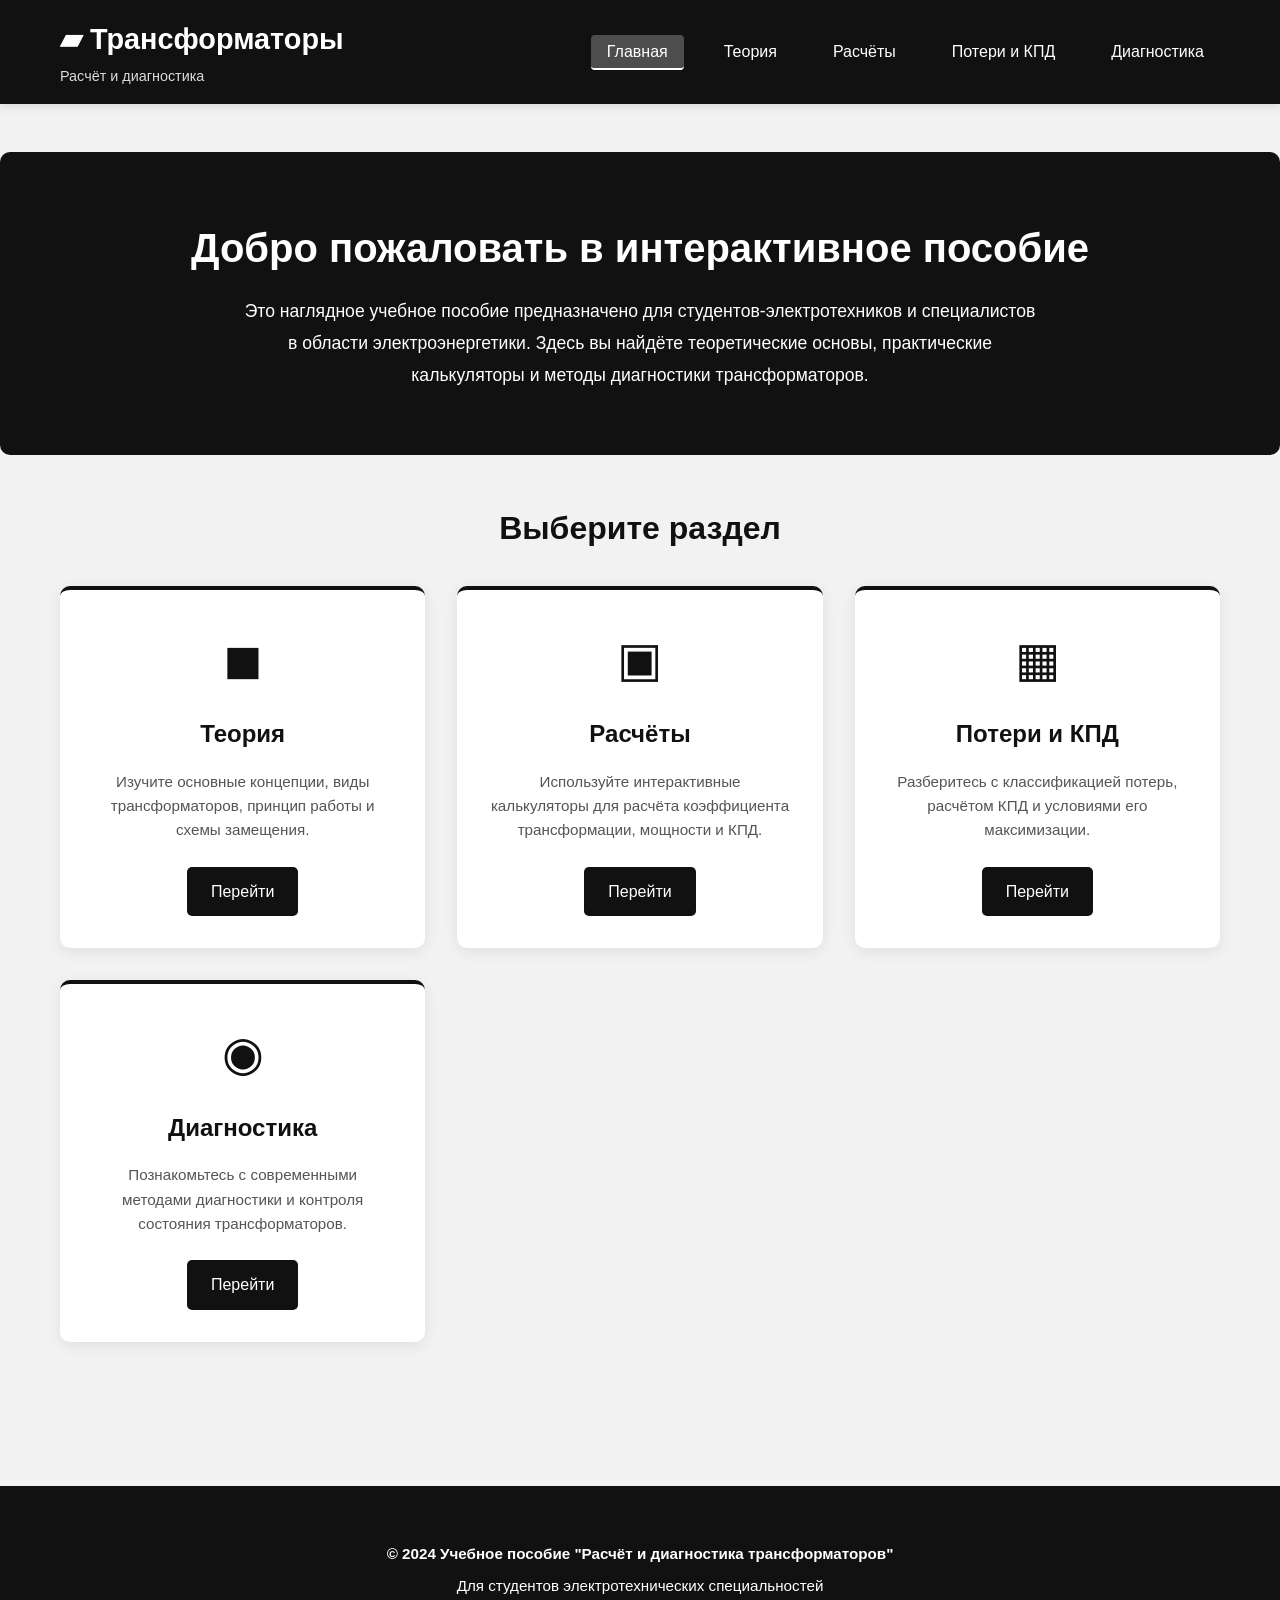
<file: index.html>
<!DOCTYPE html>
<html lang="ru">
<head>
    <meta charset="UTF-8">
    <meta name="viewport" content="width=device-width, initial-scale=1.0">
    <title>Расчёт и диагностика трансформаторов - Учебное пособие</title>
    <link rel="stylesheet" href="styles.css">
</head>
<body>
    <!-- Шапка и навигация -->
    <header>
        <nav class="navbar">
            <div class="container">
                <div class="logo">
                    <h1>▰ Трансформаторы</h1>
                    <p class="subtitle">Расчёт и диагностика</p>
                </div>
                <ul class="nav-menu">
                    <li><a href="index.html" class="active">Главная</a></li>
                    <li><a href="theory.html">Теория</a></li>
                    <li><a href="calculation.html">Расчёты</a></li>
                    <li><a href="losses.html">Потери и КПД</a></li>
                    <li><a href="diagnostics.html">Диагностика</a></li>
                </ul>
            </div>
        </nav>
    </header>

    <!-- Основной контент -->
    <main>
        <!-- Приветственный блок -->
        <section class="hero">
            <div class="container">
                <h2>Добро пожаловать в интерактивное пособие</h2>
                <p>Это наглядное учебное пособие предназначено для студентов-электротехников и специалистов в области электроэнергетики. Здесь вы найдёте теоретические основы, практические калькуляторы и методы диагностики трансформаторов.</p>
            </div>
        </section>

        <!-- Карточки разделов -->
        <section class="sections">
            <div class="container">
                <h2>Выберите раздел</h2>
                <div class="cards-grid">
                    <div class="card">
                        <div class="card-icon">◼</div>
                        <h3>Теория</h3>
                        <p>Изучите основные концепции, виды трансформаторов, принцип работы и схемы замещения.</p>
                        <a href="theory.html" class="btn btn-primary">Перейти</a>
                    </div>
                    <div class="card">
                        <div class="card-icon">▣</div>
                        <h3>Расчёты</h3>
                        <p>Используйте интерактивные калькуляторы для расчёта коэффициента трансформации, мощности и КПД.</p>
                        <a href="calculation.html" class="btn btn-primary">Перейти</a>
                    </div>
                    <div class="card">
                        <div class="card-icon">▦</div>
                        <h3>Потери и КПД</h3>
                        <p>Разберитесь с классификацией потерь, расчётом КПД и условиями его максимизации.</p>
                        <a href="losses.html" class="btn btn-primary">Перейти</a>
                    </div>
                    <div class="card">
                        <div class="card-icon">◉</div>
                        <h3>Диагностика</h3>
                        <p>Познакомьтесь с современными методами диагностики и контроля состояния трансформаторов.</p>
                        <a href="diagnostics.html" class="btn btn-primary">Перейти</a>
                    </div>
                </div>
            </div>
        </section>
    </main>

    <!-- Футер -->
    <footer>
        <div class="container">
            <p>&copy; 2024 Учебное пособие "Расчёт и диагностика трансформаторов"</p>
            <p>Для студентов электротехнических специальностей</p>
        </div>
    </footer>

    <script src="script.js"></script>
</body>
</html>
</file>
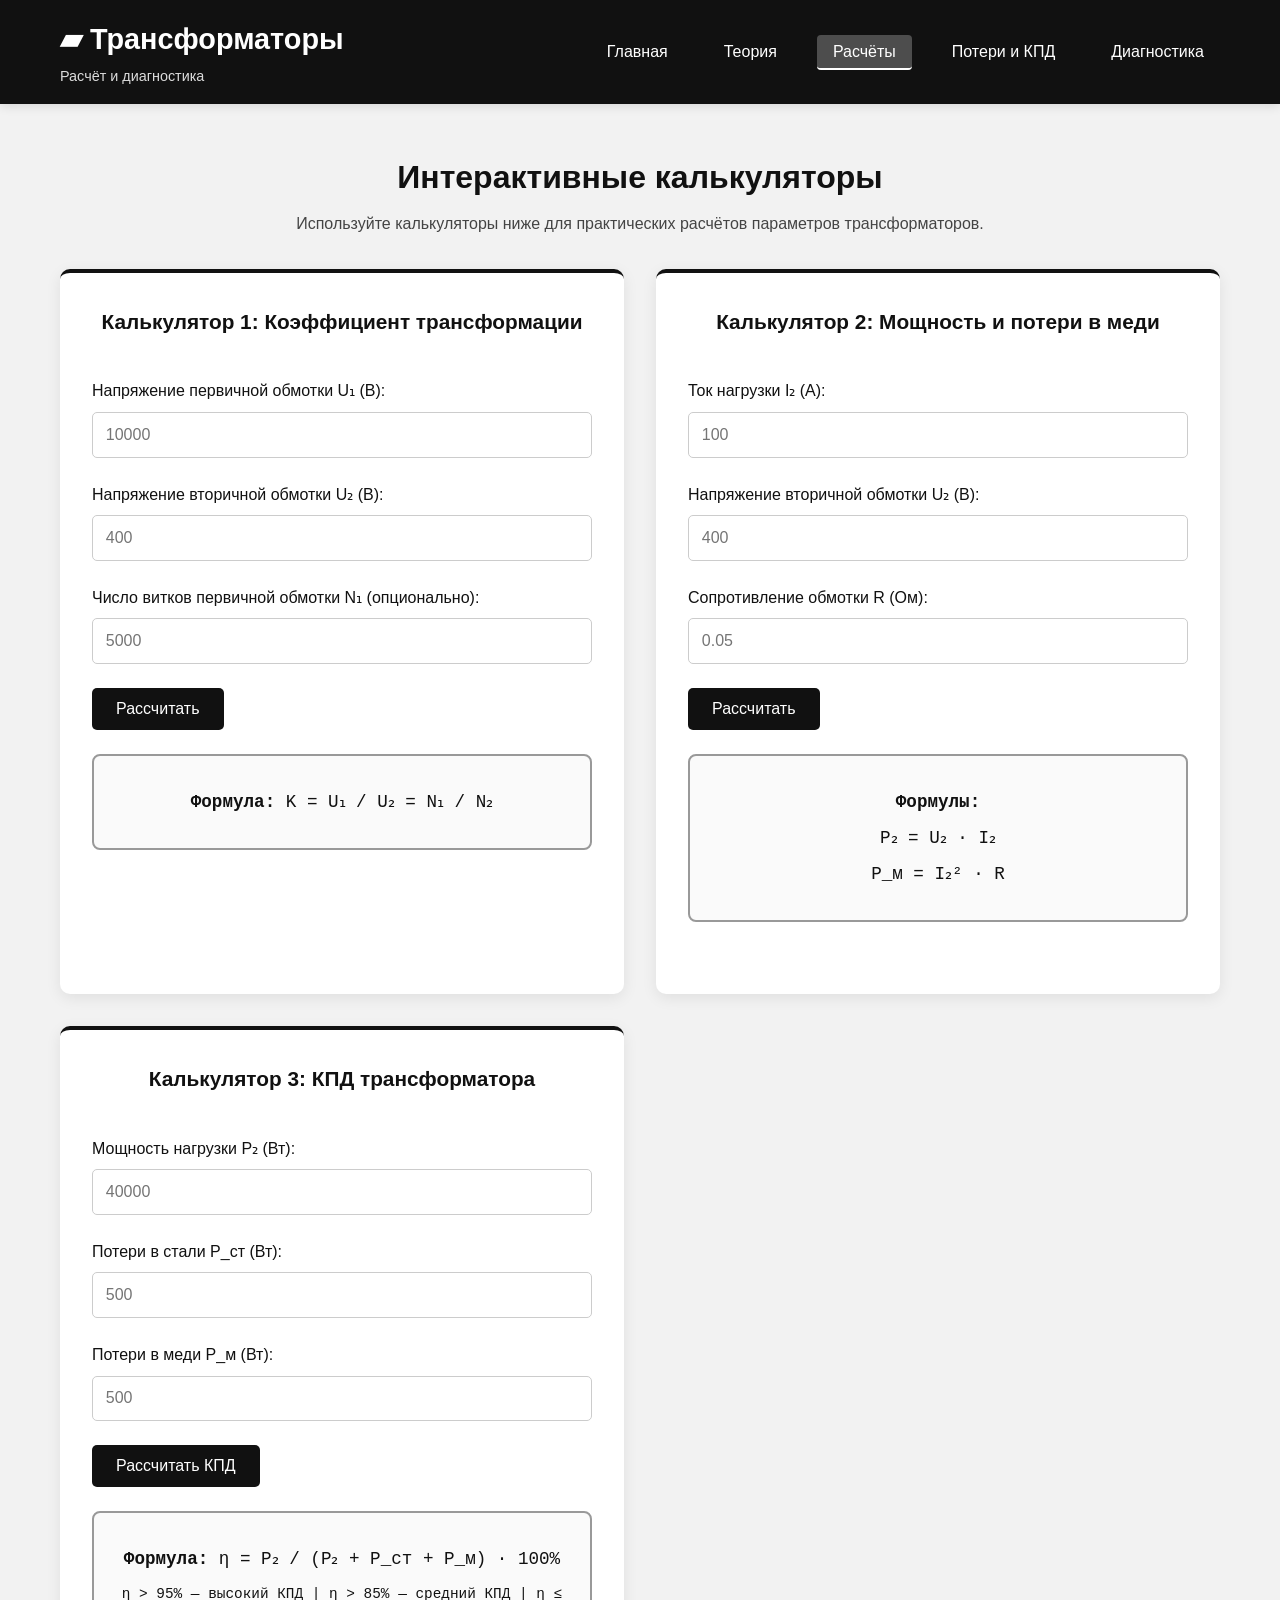
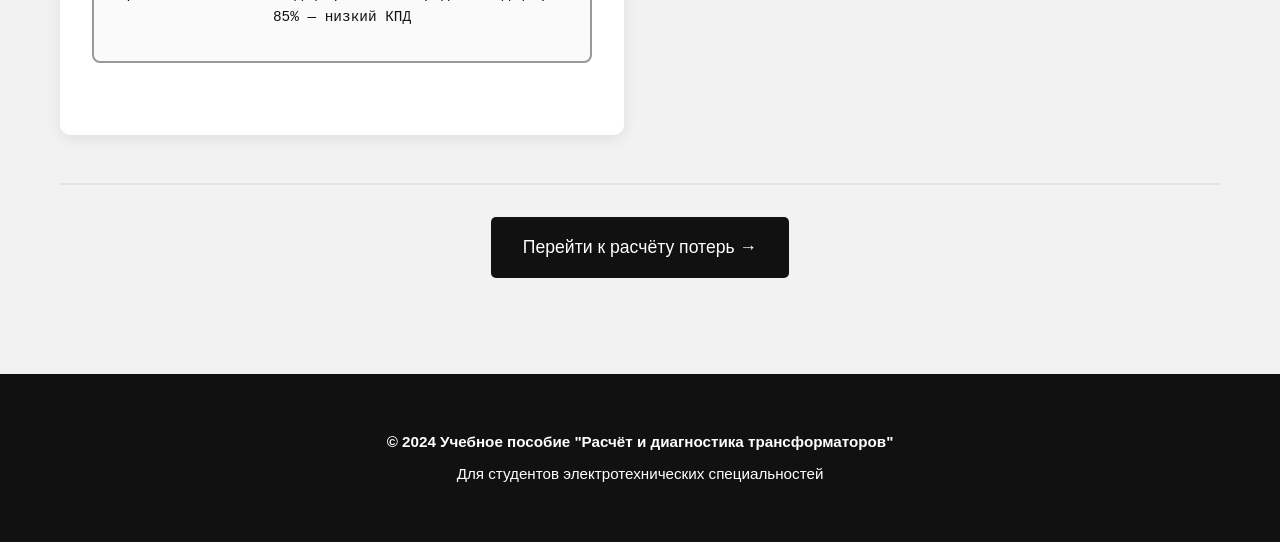
<file: calculation.html>
<!DOCTYPE html>
<html lang="ru">
<head>
    <meta charset="UTF-8">
    <meta name="viewport" content="width=device-width, initial-scale=1.0">
    <title>Расчёты - Расчёт и диагностика трансформаторов</title>
    <link rel="stylesheet" href="styles.css">
</head>
<body>
    <!-- Шапка и навигация -->
    <header>
        <nav class="navbar">
            <div class="container">
                <div class="logo">
                    <h1>▰ Трансформаторы</h1>
                    <p class="subtitle">Расчёт и диагностика</p>
                </div>
                <ul class="nav-menu">
                    <li><a href="index.html">Главная</a></li>
                    <li><a href="theory.html">Теория</a></li>
                    <li><a href="calculation.html" class="active">Расчёты</a></li>
                    <li><a href="losses.html">Потери и КПД</a></li>
                    <li><a href="diagnostics.html">Диагностика</a></li>
                </ul>
            </div>
        </nav>
    </header>

    <main>
        <div class="container">
            <h2 class="page-title">Интерактивные калькуляторы</h2>
            <p class="page-description">Используйте калькуляторы ниже для практических расчётов параметров трансформаторов.</p>

            <div class="calculators-grid">
                <div class="calculator-card">
                    <h3>Калькулятор 1: Коэффициент трансформации</h3>
                    <div class="calculator-body">
                        <div class="input-group">
                            <label for="k-u1">Напряжение первичной обмотки U₁ (В):</label>
                            <input type="number" id="k-u1" placeholder="10000" step="0.01">
                        </div>
                        <div class="input-group">
                            <label for="k-u2">Напряжение вторичной обмотки U₂ (В):</label>
                            <input type="number" id="k-u2" placeholder="400" step="0.01">
                        </div>
                        <div class="input-group">
                            <label for="k-n1">Число витков первичной обмотки N₁ (опционально):</label>
                            <input type="number" id="k-n1" placeholder="5000">
                        </div>
                        <button class="btn btn-primary" onclick="calculateK()">Рассчитать</button>
                        <div class="result-box" id="k-result" style="display: none;">
                            <h4>Результаты:</h4>
                            <p><strong>Коэффициент трансформации:</strong> K = <span id="k-value">0</span></p>
                            <p id="n2-result" style="display: none;"><strong>Число витков вторичной обмотки:</strong> N₂ = <span id="n2-value">0</span></p>
                        </div>
                        <div class="formula-box">
                            <p><strong>Формула:</strong> K = U₁ / U₂ = N₁ / N₂</p>
                        </div>
                    </div>
                </div>

                <div class="calculator-card">
                    <h3>Калькулятор 2: Мощность и потери в меди</h3>
                    <div class="calculator-body">
                        <div class="input-group">
                            <label for="p-i2">Ток нагрузки I₂ (А):</label>
                            <input type="number" id="p-i2" placeholder="100" step="0.1">
                        </div>
                        <div class="input-group">
                            <label for="p-u2">Напряжение вторичной обмотки U₂ (В):</label>
                            <input type="number" id="p-u2" placeholder="400" step="0.01">
                        </div>
                        <div class="input-group">
                            <label for="p-r">Сопротивление обмотки R (Ом):</label>
                            <input type="number" id="p-r" placeholder="0.05" step="0.001">
                        </div>
                        <button class="btn btn-primary" onclick="calculatePower()">Рассчитать</button>
                        <div class="result-box" id="p-result" style="display: none;">
                            <h4>Результаты:</h4>
                            <p><strong>Мощность нагрузки:</strong> P₂ = <span id="p2-value">0</span> Вт</p>
                            <p><strong>Потери в меди:</strong> P_м = <span id="pm-value">0</span> Вт</p>
                        </div>
                        <div class="formula-box">
                            <p><strong>Формулы:</strong></p>
                            <p>P₂ = U₂ · I₂</p>
                            <p>P_м = I₂² · R</p>
                        </div>
                    </div>
                </div>

                <div class="calculator-card">
                    <h3>Калькулятор 3: КПД трансформатора</h3>
                    <div class="calculator-body">
                        <div class="input-group">
                            <label for="e-p2">Мощность нагрузки P₂ (Вт):</label>
                            <input type="number" id="e-p2" placeholder="40000" step="1">
                        </div>
                        <div class="input-group">
                            <label for="e-pst">Потери в стали P_ст (Вт):</label>
                            <input type="number" id="e-pst" placeholder="500" step="1">
                        </div>
                        <div class="input-group">
                            <label for="e-pm">Потери в меди P_м (Вт):</label>
                            <input type="number" id="e-pm" placeholder="500" step="1">
                        </div>
                        <button class="btn btn-primary" onclick="calculateEfficiency()">Рассчитать КПД</button>
                        <div class="result-box" id="e-result" style="display: none;">
                            <h4>Результаты:</h4>
                            <p><strong>КПД трансформатора:</strong> η = <span id="eta-value">0</span> %</p>
                            <div id="eta-indicator" class="efficiency-indicator"></div>
                        </div>
                        <div class="formula-box">
                            <p><strong>Формула:</strong> η = P₂ / (P₂ + P_ст + P_м) · 100%</p>
                            <p style="margin-top: 10px; font-size: 0.9em;">η > 95% — высокий КПД | η > 85% — средний КПД | η ≤ 85% — низкий КПД</p>
                        </div>
                    </div>
                </div>
            </div>

            <div class="section-nav">
                <a href="losses.html" class="btn btn-primary">Перейти к расчёту потерь →</a>
            </div>
        </div>
    </main>

    <footer>
        <div class="container">
            <p>&copy; 2024 Учебное пособие "Расчёт и диагностика трансформаторов"</p>
            <p>Для студентов электротехнических специальностей</p>
        </div>
    </footer>

    <script src="script.js"></script>
</body>
</html>
</file>
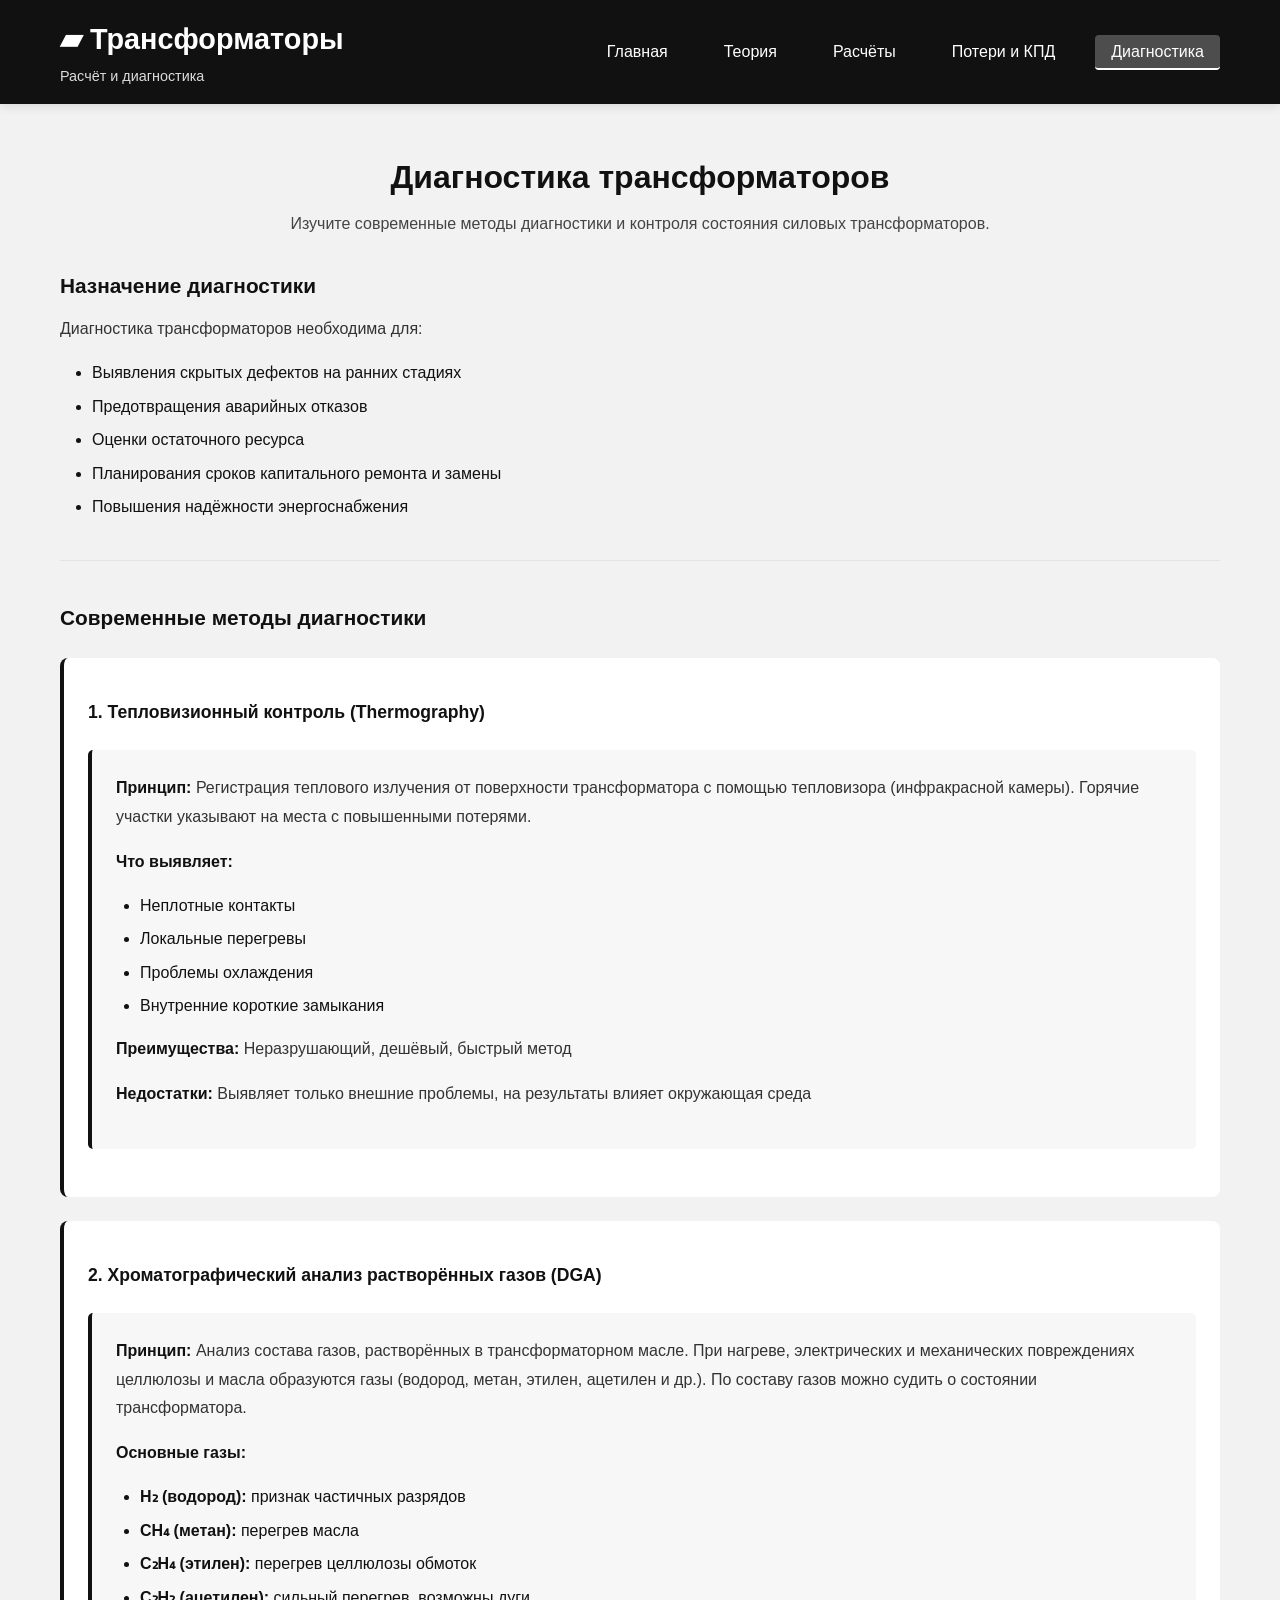
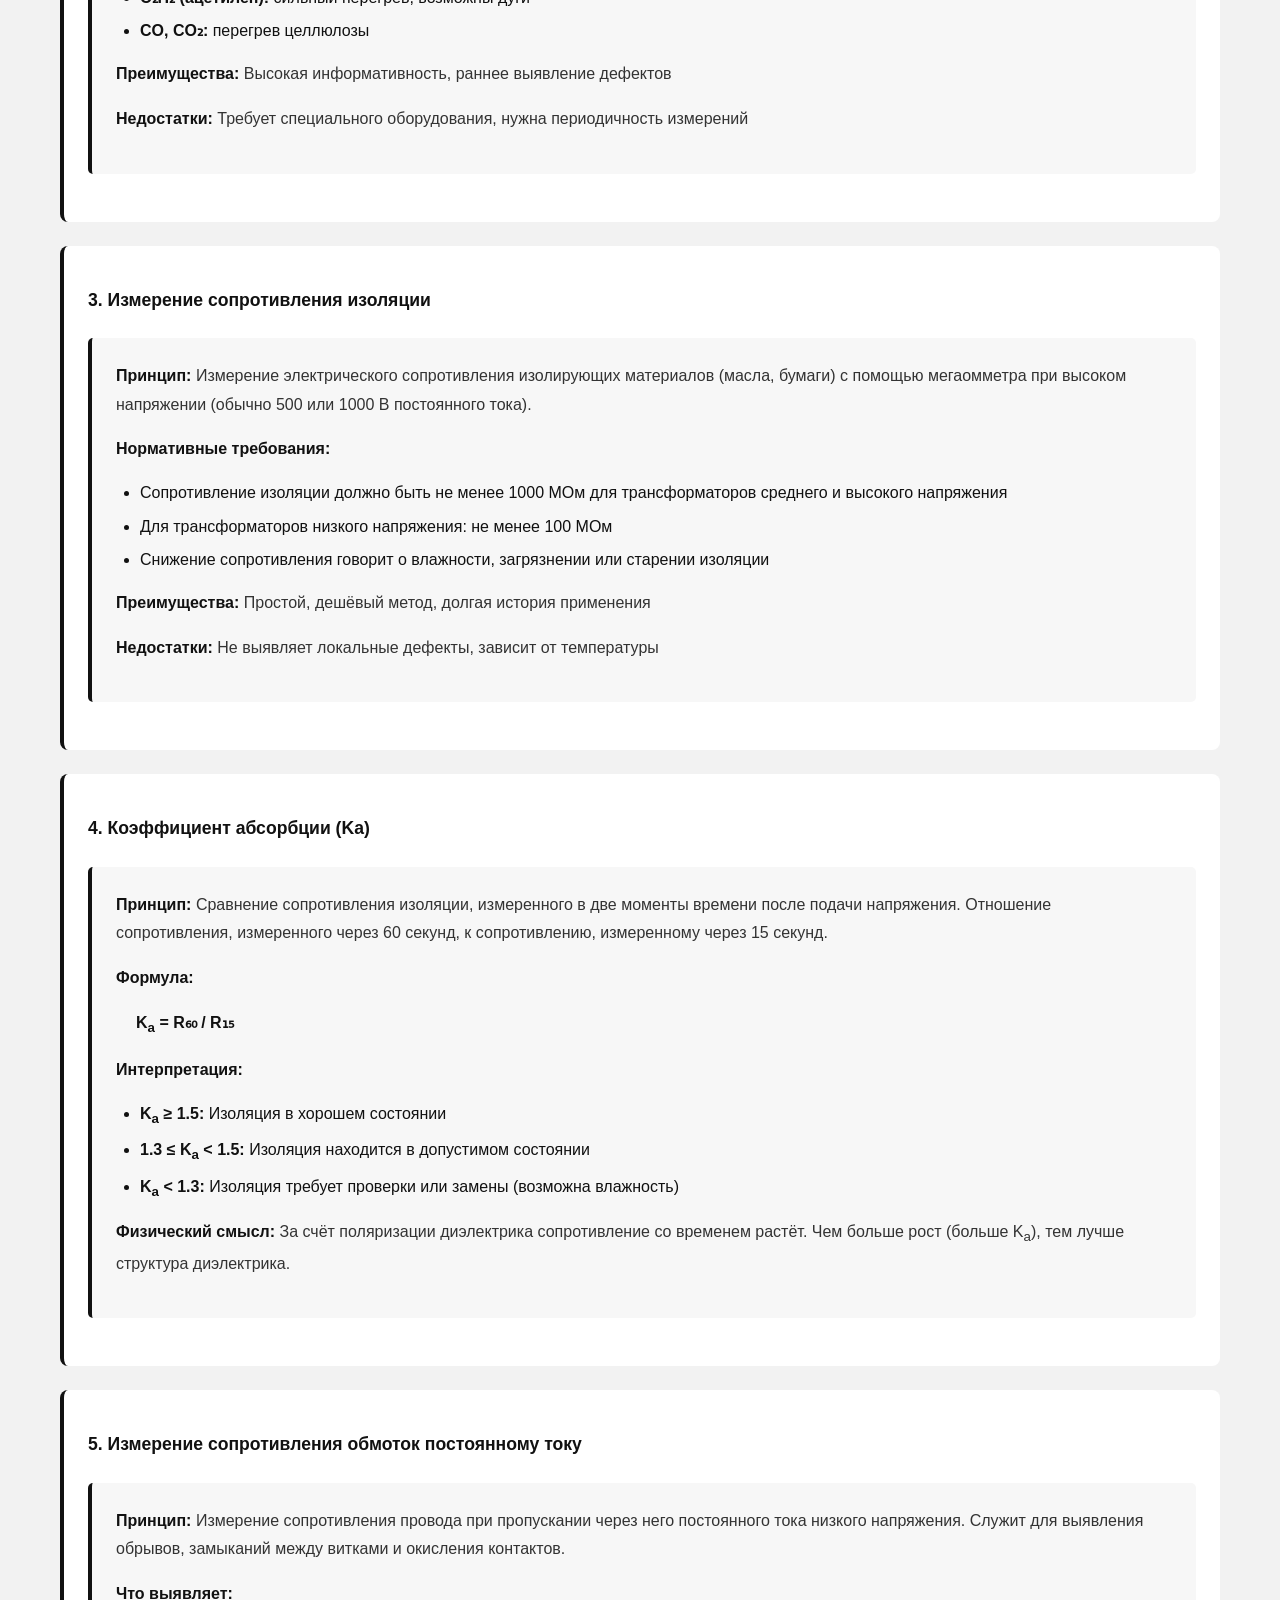
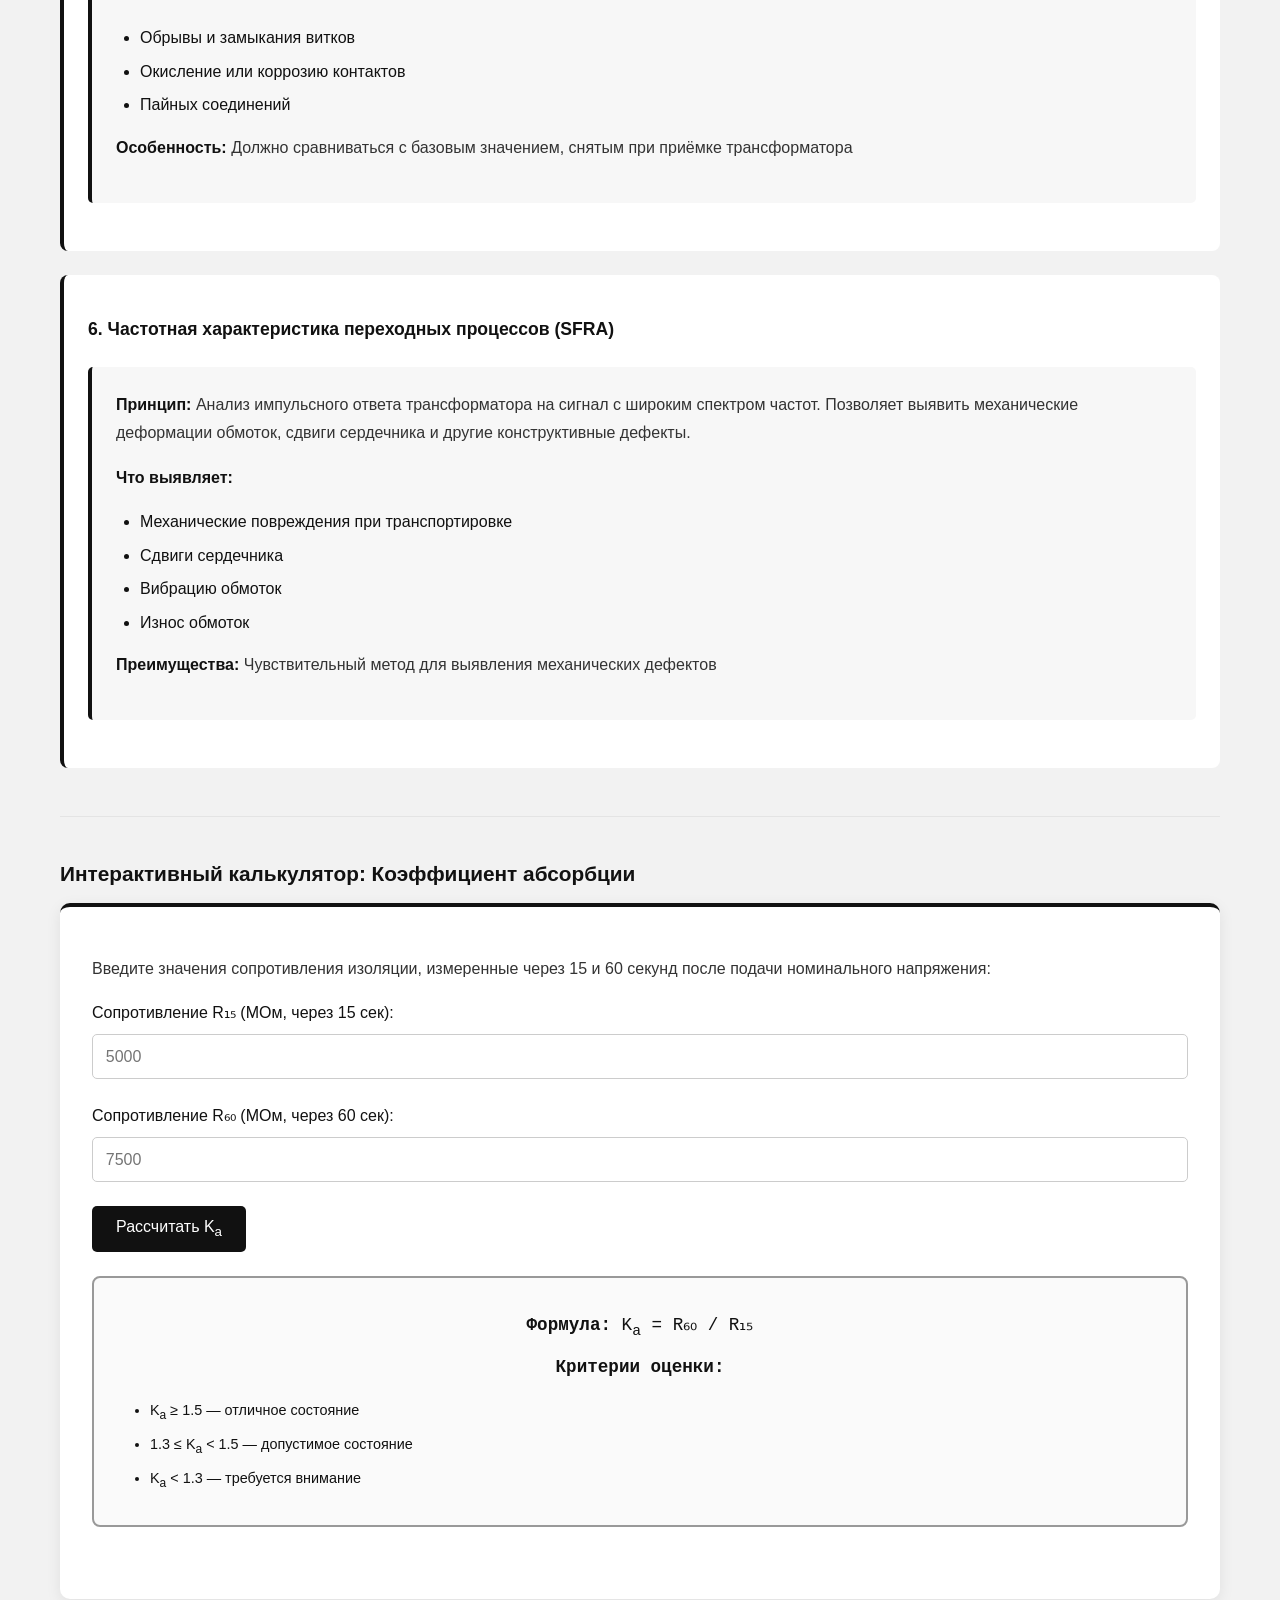
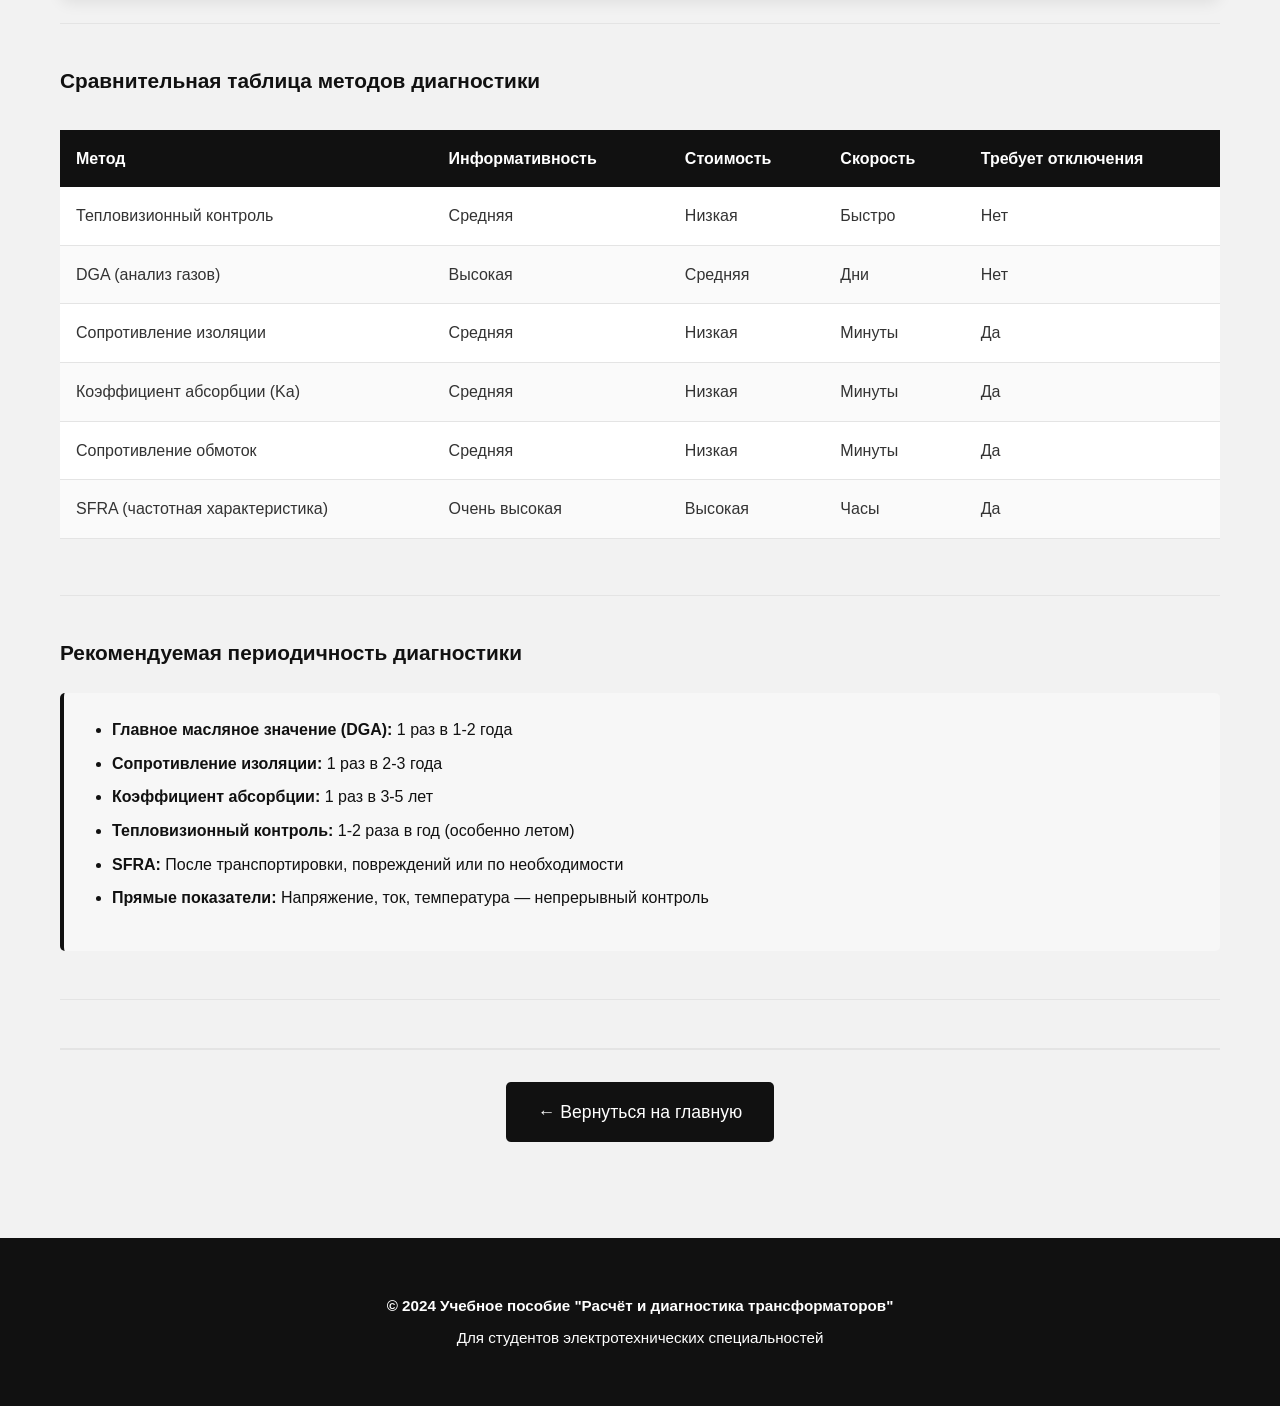
<file: diagnostics.html>
<!DOCTYPE html>
<html lang="ru">
<head>
    <meta charset="UTF-8">
    <meta name="viewport" content="width=device-width, initial-scale=1.0">
    <title>Диагностика - Расчёт и диагностика трансформаторов</title>
    <link rel="stylesheet" href="styles.css">
</head>
<body>
    <!-- Шапка и навигация -->
    <header>
        <nav class="navbar">
            <div class="container">
                <div class="logo">
                    <h1>▰ Трансформаторы</h1>
                    <p class="subtitle">Расчёт и диагностика</p>
                </div>
                <ul class="nav-menu">
                    <li><a href="index.html">Главная</a></li>
                    <li><a href="theory.html">Теория</a></li>
                    <li><a href="calculation.html">Расчёты</a></li>
                    <li><a href="losses.html">Потери и КПД</a></li>
                    <li><a href="diagnostics.html" class="active">Диагностика</a></li>
                </ul>
            </div>
        </nav>
    </header>

    <main>
        <div class="container">
            <h2 class="page-title">Диагностика трансформаторов</h2>
            <p class="page-description">Изучите современные методы диагностики и контроля состояния силовых трансформаторов.</p>

            <!-- Введение -->
            <section class="theory-section">
                <h3>Назначение диагностики</h3>
                <p>Диагностика трансформаторов необходима для:</p>
                <ul>
                    <li>Выявления скрытых дефектов на ранних стадиях</li>
                    <li>Предотвращения аварийных отказов</li>
                    <li>Оценки остаточного ресурса</li>
                    <li>Планирования сроков капитального ремонта и замены</li>
                    <li>Повышения надёжности энергоснабжения</li>
                </ul>
            </section>

            <!-- Методы диагностики -->
            <section class="theory-section">
                <h3>Современные методы диагностики</h3>

                <div class="diagnostic-method">
                    <h4>1. Тепловизионный контроль (Thermography)</h4>
                    <div class="info-box">
                        <p><strong>Принцип:</strong> Регистрация теплового излучения от поверхности трансформатора с помощью тепловизора (инфракрасной камеры). Горячие участки указывают на места с повышенными потерями.</p>
                        <p><strong>Что выявляет:</strong></p>
                        <ul>
                            <li>Неплотные контакты</li>
                            <li>Локальные перегревы</li>
                            <li>Проблемы охлаждения</li>
                            <li>Внутренние короткие замыкания</li>
                        </ul>
                        <p><strong>Преимущества:</strong> Неразрушающий, дешёвый, быстрый метод</p>
                        <p><strong>Недостатки:</strong> Выявляет только внешние проблемы, на результаты влияет окружающая среда</p>
                    </div>
                </div>

                <div class="diagnostic-method">
                    <h4>2. Хроматографический анализ растворённых газов (DGA)</h4>
                    <div class="info-box">
                        <p><strong>Принцип:</strong> Анализ состава газов, растворённых в трансформаторном масле. При нагреве, электрических и механических повреждениях целлюлозы и масла образуются газы (водород, метан, этилен, ацетилен и др.). По составу газов можно судить о состоянии трансформатора.</p>
                        <p><strong>Основные газы:</strong></p>
                        <ul>
                            <li><strong>H₂ (водород):</strong> признак частичных разрядов</li>
                            <li><strong>CH₄ (метан):</strong> перегрев масла</li>
                            <li><strong>C₂H₄ (этилен):</strong> перегрев целлюлозы обмоток</li>
                            <li><strong>C₂H₂ (ацетилен):</strong> сильный перегрев, возможны дуги</li>
                            <li><strong>CO, CO₂:</strong> перегрев целлюлозы</li>
                        </ul>
                        <p><strong>Преимущества:</strong> Высокая информативность, раннее выявление дефектов</p>
                        <p><strong>Недостатки:</strong> Требует специального оборудования, нужна периодичность измерений</p>
                    </div>
                </div>

                <div class="diagnostic-method">
                    <h4>3. Измерение сопротивления изоляции</h4>
                    <div class="info-box">
                        <p><strong>Принцип:</strong> Измерение электрического сопротивления изолирующих материалов (масла, бумаги) с помощью мегаомметра при высоком напряжении (обычно 500 или 1000 В постоянного тока).</p>
                        <p><strong>Нормативные требования:</strong></p>
                        <ul>
                            <li>Сопротивление изоляции должно быть не менее 1000 МОм для трансформаторов среднего и высокого напряжения</li>
                            <li>Для трансформаторов низкого напряжения: не менее 100 МОм</li>
                            <li>Снижение сопротивления говорит о влажности, загрязнении или старении изоляции</li>
                        </ul>
                        <p><strong>Преимущества:</strong> Простой, дешёвый метод, долгая история применения</p>
                        <p><strong>Недостатки:</strong> Не выявляет локальные дефекты, зависит от температуры</p>
                    </div>
                </div>

                <div class="diagnostic-method">
                    <h4>4. Коэффициент абсорбции (Ka)</h4>
                    <div class="info-box">
                        <p><strong>Принцип:</strong> Сравнение сопротивления изоляции, измеренного в две моменты времени после подачи напряжения. Отношение сопротивления, измеренного через 60 секунд, к сопротивлению, измеренному через 15 секунд.</p>
                        <p><strong>Формула:</strong></p>
                        <p style="margin-left: 20px;"><strong>K<sub>a</sub> = R₆₀ / R₁₅</strong></p>
                        <p><strong>Интерпретация:</strong></p>
                        <ul>
                            <li><strong>K<sub>a</sub> ≥ 1.5:</strong> Изоляция в хорошем состоянии</li>
                            <li><strong>1.3 ≤ K<sub>a</sub> &lt; 1.5:</strong> Изоляция находится в допустимом состоянии</li>
                            <li><strong>K<sub>a</sub> &lt; 1.3:</strong> Изоляция требует проверки или замены (возможна влажность)</li>
                        </ul>
                        <p><strong>Физический смысл:</strong> За счёт поляризации диэлектрика сопротивление со временем растёт. Чем больше рост (больше K<sub>a</sub>), тем лучше структура диэлектрика.</p>
                    </div>
                </div>

                <div class="diagnostic-method">
                    <h4>5. Измерение сопротивления обмоток постоянному току</h4>
                    <div class="info-box">
                        <p><strong>Принцип:</strong> Измерение сопротивления провода при пропускании через него постоянного тока низкого напряжения. Служит для выявления обрывов, замыканий между витками и окисления контактов.</p>
                        <p><strong>Что выявляет:</strong></p>
                        <ul>
                            <li>Обрывы и замыкания витков</li>
                            <li>Окисление или коррозию контактов</li>
                            <li>Пайных соединений</li>
                        </ul>
                        <p><strong>Особенность:</strong> Должно сравниваться с базовым значением, снятым при приёмке трансформатора</p>
                    </div>
                </div>

                <div class="diagnostic-method">
                    <h4>6. Частотная характеристика переходных процессов (SFRA)</h4>
                    <div class="info-box">
                        <p><strong>Принцип:</strong> Анализ импульсного ответа трансформатора на сигнал с широким спектром частот. Позволяет выявить механические деформации обмоток, сдвиги сердечника и другие конструктивные дефекты.</p>
                        <p><strong>Что выявляет:</strong></p>
                        <ul>
                            <li>Механические повреждения при транспортировке</li>
                            <li>Сдвиги сердечника</li>
                            <li>Вибрацию обмоток</li>
                            <li>Износ обмоток</li>
                        </ul>
                        <p><strong>Преимущества:</strong> Чувствительный метод для выявления механических дефектов</p>
                    </div>
                </div>
            </section>

            <!-- Калькулятор коэффициента абсорбции -->
            <section class="theory-section">
                <h3>Интерактивный калькулятор: Коэффициент абсорбции</h3>
                
                <div class="calculator-card">
                    <div class="calculator-body">
                        <p>Введите значения сопротивления изоляции, измеренные через 15 и 60 секунд после подачи номинального напряжения:</p>
                        
                        <div class="input-group">
                            <label for="ka-r15">Сопротивление R₁₅ (МОм, через 15 сек):</label>
                            <input type="number" id="ka-r15" placeholder="5000" step="0.1">
                        </div>
                        <div class="input-group">
                            <label for="ka-r60">Сопротивление R₆₀ (МОм, через 60 сек):</label>
                            <input type="number" id="ka-r60" placeholder="7500" step="0.1">
                        </div>
                        <button class="btn btn-primary" onclick="calculateKa()">Рассчитать K<sub>a</sub></button>
                        
                        <div class="result-box" id="ka-result" style="display: none;">
                            <h4>Результаты:</h4>
                            <p><strong>Коэффициент абсорбции:</strong> K<sub>a</sub> = <span id="ka-value">0</span></p>
                            <div id="ka-status" class="status-box"></div>
                            <p style="margin-top: 15px; font-size: 0.95em;">
                                <strong>Рекомендации:</strong> <span id="ka-recommendation"></span>
                            </p>
                        </div>

                        <div class="formula-box">
                            <p><strong>Формула:</strong> K<sub>a</sub> = R₆₀ / R₁₅</p>
                            <p><strong>Критерии оценки:</strong></p>
                            <ul style="font-size: 0.9em;">
                                <li>K<sub>a</sub> ≥ 1.5 — отличное состояние</li>
                                <li>1.3 ≤ K<sub>a</sub> &lt; 1.5 — допустимое состояние</li>
                                <li>K<sub>a</sub> &lt; 1.3 — требуется внимание</li>
                            </ul>
                        </div>
                    </div>
                </div>
            </section>

            <!-- Таблица методов -->
            <section class="theory-section">
                <h3>Сравнительная таблица методов диагностики</h3>
                <div class="table-wrapper">
                    <table class="diagnostic-table">
                        <thead>
                            <tr>
                                <th>Метод</th>
                                <th>Информативность</th>
                                <th>Стоимость</th>
                                <th>Скорость</th>
                                <th>Требует отключения</th>
                            </tr>
                        </thead>
                        <tbody>
                            <tr>
                                <td>Тепловизионный контроль</td>
                                <td>Средняя</td>
                                <td>Низкая</td>
                                <td>Быстро</td>
                                <td>Нет</td>
                            </tr>
                            <tr>
                                <td>DGA (анализ газов)</td>
                                <td>Высокая</td>
                                <td>Средняя</td>
                                <td>Дни</td>
                                <td>Нет</td>
                            </tr>
                            <tr>
                                <td>Сопротивление изоляции</td>
                                <td>Средняя</td>
                                <td>Низкая</td>
                                <td>Минуты</td>
                                <td>Да</td>
                            </tr>
                            <tr>
                                <td>Коэффициент абсорбции (Ka)</td>
                                <td>Средняя</td>
                                <td>Низкая</td>
                                <td>Минуты</td>
                                <td>Да</td>
                            </tr>
                            <tr>
                                <td>Сопротивление обмоток</td>
                                <td>Средняя</td>
                                <td>Низкая</td>
                                <td>Минуты</td>
                                <td>Да</td>
                            </tr>
                            <tr>
                                <td>SFRA (частотная характеристика)</td>
                                <td>Очень высокая</td>
                                <td>Высокая</td>
                                <td>Часы</td>
                                <td>Да</td>
                            </tr>
                        </tbody>
                    </table>
                </div>
            </section>

            <!-- Рекомендации по периодичности -->
            <section class="theory-section">
                <h3>Рекомендуемая периодичность диагностики</h3>
                <div class="info-box">
                    <ul>
                        <li><strong>Главное масляное значение (DGA):</strong> 1 раз в 1-2 года</li>
                        <li><strong>Сопротивление изоляции:</strong> 1 раз в 2-3 года</li>
                        <li><strong>Коэффициент абсорбции:</strong> 1 раз в 3-5 лет</li>
                        <li><strong>Тепловизионный контроль:</strong> 1-2 раза в год (особенно летом)</li>
                        <li><strong>SFRA:</strong> После транспортировки, повреждений или по необходимости</li>
                        <li><strong>Прямые показатели:</strong> Напряжение, ток, температура — непрерывный контроль</li>
                    </ul>
                </div>
            </section>

            <!-- Кнопка возврата -->
            <div class="section-nav">
                <a href="index.html" class="btn btn-primary">← Вернуться на главную</a>
            </div>
        </div>
    </main>

    <!-- Футер -->
    <footer>
        <div class="container">
            <p>&copy; 2024 Учебное пособие "Расчёт и диагностика трансформаторов"</p>
            <p>Для студентов электротехнических специальностей</p>
        </div>
    </footer>

    <script src="script.js"></script>
</body>
</html>
</file>
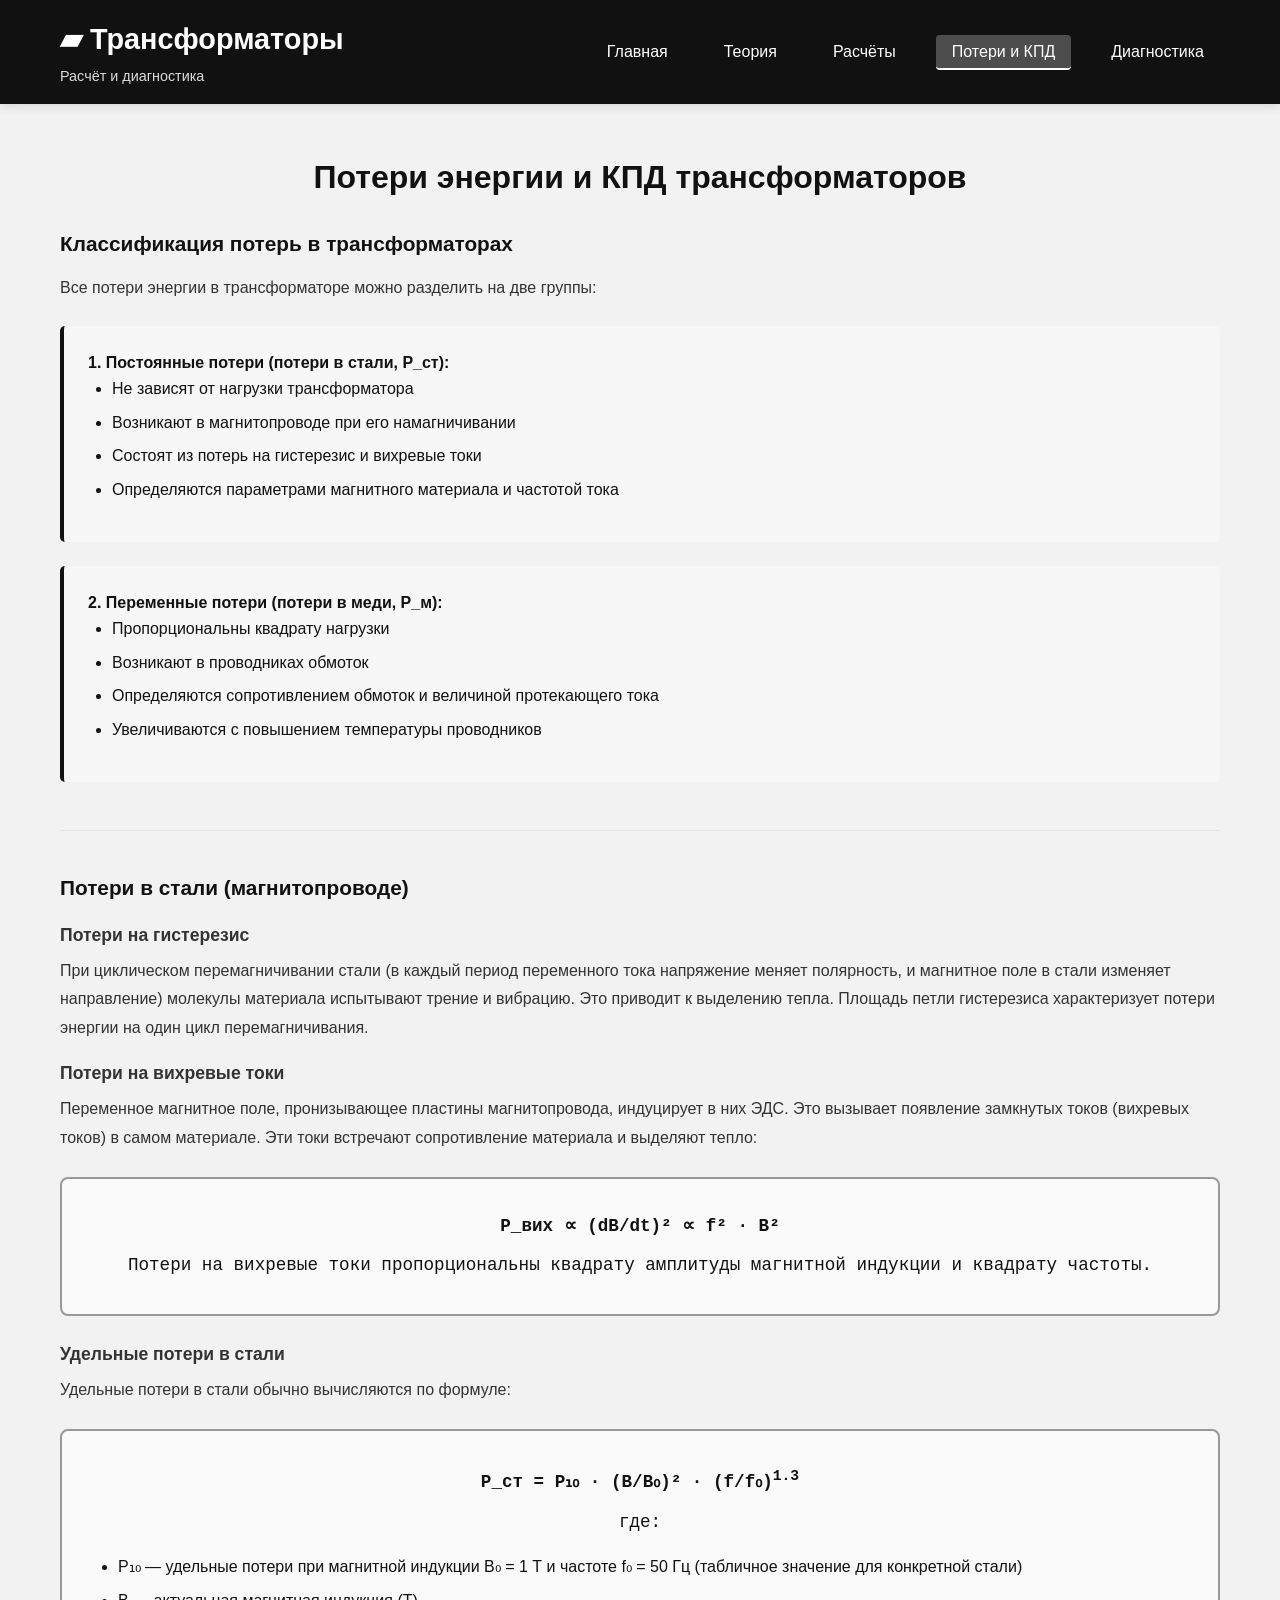
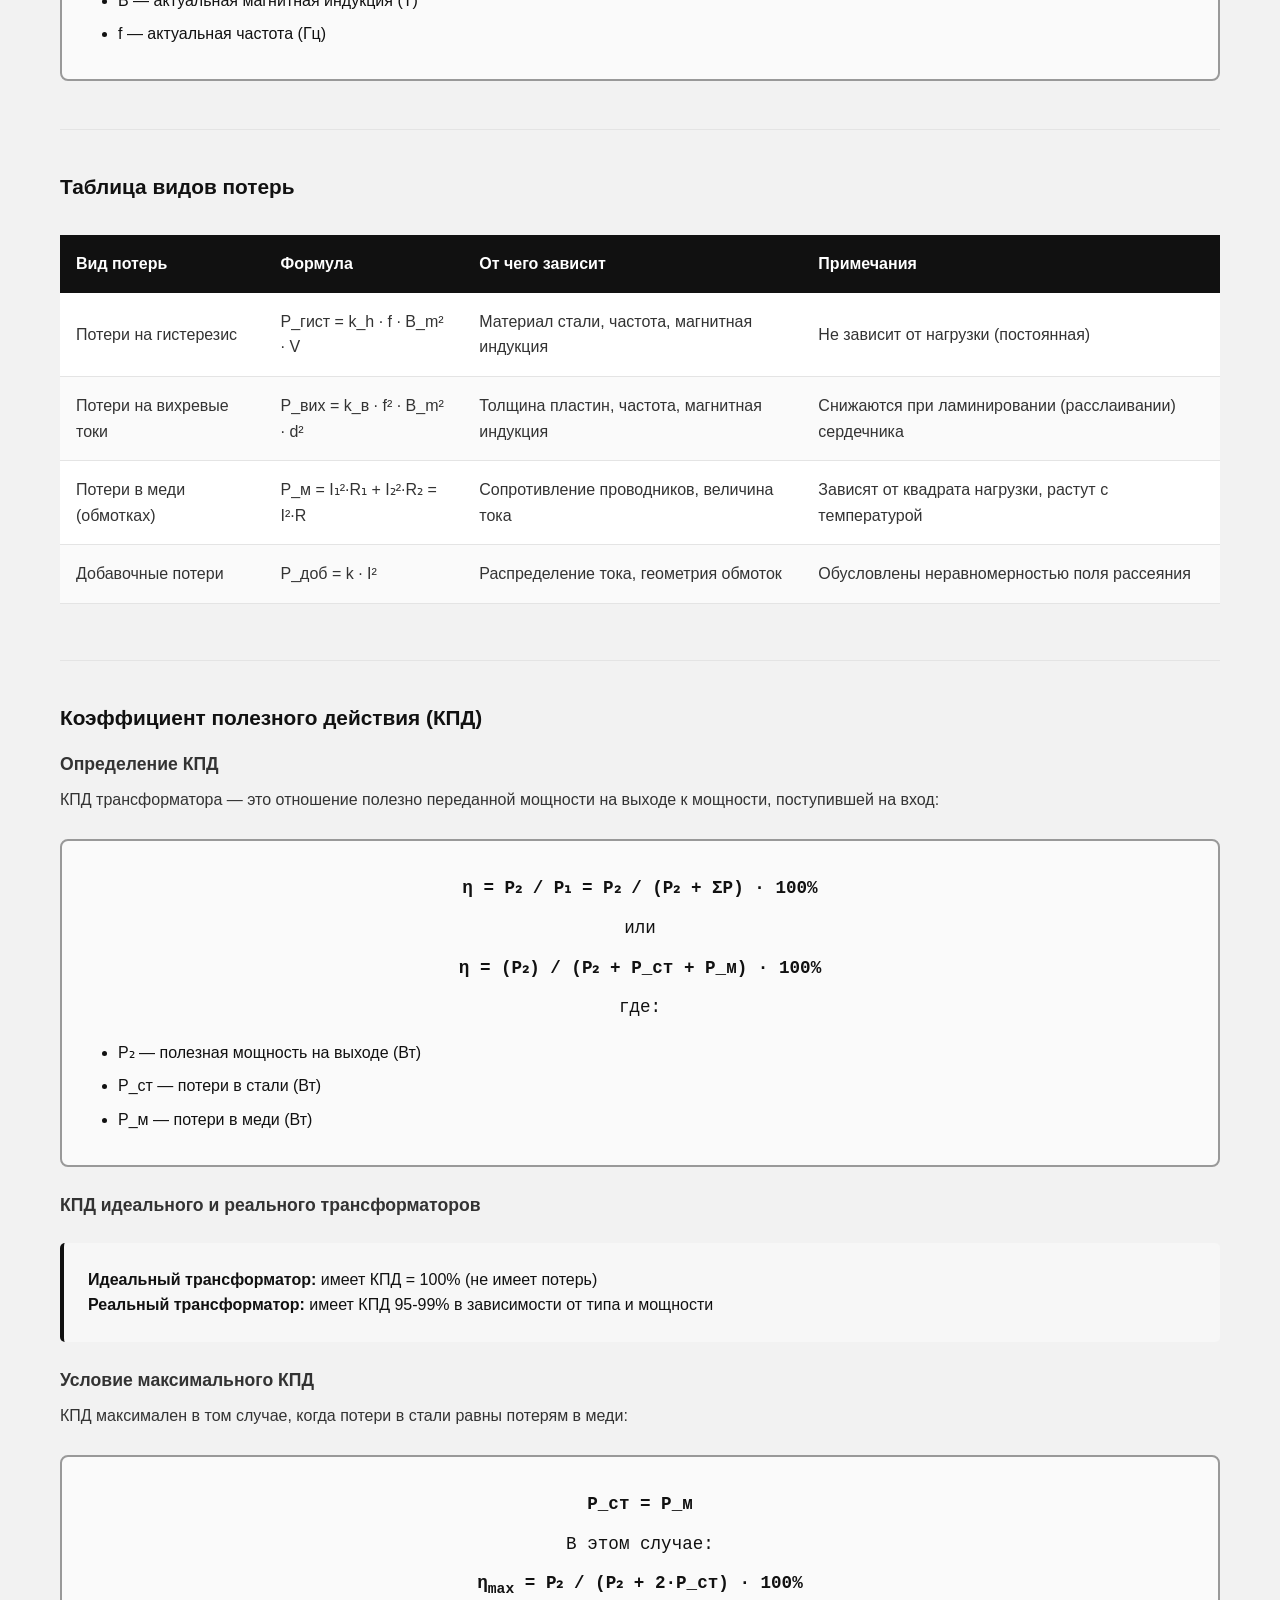
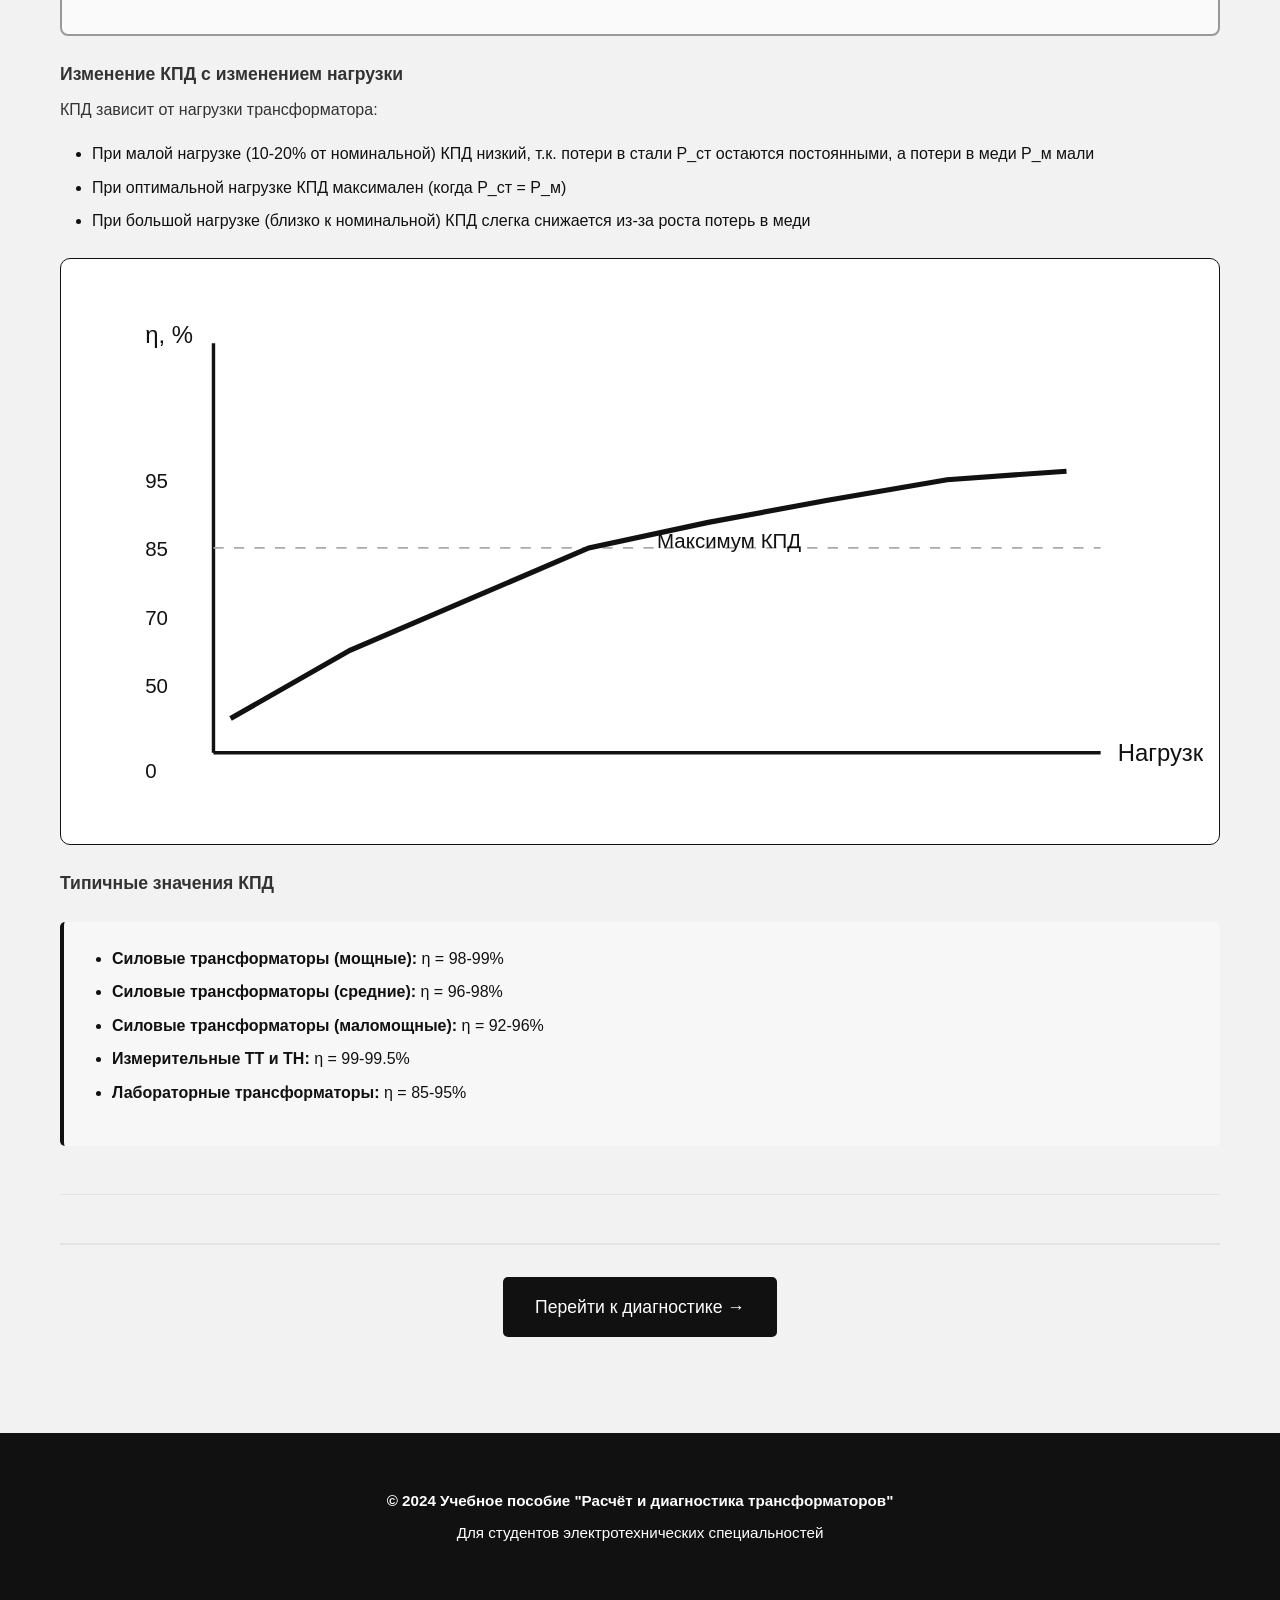
<file: losses.html>
<!DOCTYPE html>
<html lang="ru">
<head>
    <meta charset="UTF-8">
    <meta name="viewport" content="width=device-width, initial-scale=1.0">
    <title>Потери и КПД - Расчёт и диагностика трансформаторов</title>
    <link rel="stylesheet" href="styles.css">
</head>
<body>
    <!-- Шапка и навигация -->
    <header>
        <nav class="navbar">
            <div class="container">
                <div class="logo">
                    <h1>▰ Трансформаторы</h1>
                    <p class="subtitle">Расчёт и диагностика</p>
                </div>
                <ul class="nav-menu">
                    <li><a href="index.html">Главная</a></li>
                    <li><a href="theory.html">Теория</a></li>
                    <li><a href="calculation.html">Расчёты</a></li>
                    <li><a href="losses.html" class="active">Потери и КПД</a></li>
                    <li><a href="diagnostics.html">Диагностика</a></li>
                </ul>
            </div>
        </nav>
    </header>

    <main>
        <div class="container">
            <h2 class="page-title">Потери энергии и КПД трансформаторов</h2>

            <!-- Введение -->
            <section class="theory-section">
                <h3>Классификация потерь в трансформаторах</h3>
                <p>Все потери энергии в трансформаторе можно разделить на две группы:</p>
                
                <div class="info-box">
                    <strong>1. Постоянные потери (потери в стали, P_ст):</strong>
                    <ul>
                        <li>Не зависят от нагрузки трансформатора</li>
                        <li>Возникают в магнитопроводе при его намагничивании</li>
                        <li>Состоят из потерь на гистерезис и вихревые токи</li>
                        <li>Определяются параметрами магнитного материала и частотой тока</li>
                    </ul>
                </div>

                <div class="info-box">
                    <strong>2. Переменные потери (потери в меди, P_м):</strong>
                    <ul>
                        <li>Пропорциональны квадрату нагрузки</li>
                        <li>Возникают в проводниках обмоток</li>
                        <li>Определяются сопротивлением обмоток и величиной протекающего тока</li>
                        <li>Увеличиваются с повышением температуры проводников</li>
                    </ul>
                </div>
            </section>

            <!-- Физика потерь в стали -->
            <section class="theory-section">
                <h3>Потери в стали (магнитопроводе)</h3>

                <h4>Потери на гистерезис</h4>
                <p>При циклическом перемагничивании стали (в каждый период переменного тока напряжение меняет полярность, и магнитное поле в стали изменяет направление) молекулы материала испытывают трение и вибрацию. Это приводит к выделению тепла. Площадь петли гистерезиса характеризует потери энергии на один цикл перемагничивания.</p>

                <h4>Потери на вихревые токи</h4>
                <p>Переменное магнитное поле, пронизывающее пластины магнитопровода, индуцирует в них ЭДС. Это вызывает появление замкнутых токов (вихревых токов) в самом материале. Эти токи встречают сопротивление материала и выделяют тепло:</p>
                <div class="formula-box">
                    <p><strong>P_вих ∝ (dB/dt)² ∝ f² · B²</strong></p>
                    <p>Потери на вихревые токи пропорциональны квадрату амплитуды магнитной индукции и квадрату частоты.</p>
                </div>

                <h4>Удельные потери в стали</h4>
                <p>Удельные потери в стали обычно вычисляются по формуле:</p>
                <div class="formula-box">
                    <p><strong>P_ст = P₁₀ · (B/B₀)² · (f/f₀)<sup>1.3</sup></strong></p>
                    <p>где:</p>
                    <ul>
                        <li>P₁₀ — удельные потери при магнитной индукции B₀ = 1 Т и частоте f₀ = 50 Гц (табличное значение для конкретной стали)</li>
                        <li>B — актуальная магнитная индукция (Т)</li>
                        <li>f — актуальная частота (Гц)</li>
                    </ul>
                </div>
            </section>

            <!-- Таблица видов потерь -->
            <section class="theory-section">
                <h3>Таблица видов потерь</h3>
                <div class="table-wrapper">
                    <table class="losses-table">
                        <thead>
                            <tr>
                                <th>Вид потерь</th>
                                <th>Формула</th>
                                <th>От чего зависит</th>
                                <th>Примечания</th>
                            </tr>
                        </thead>
                        <tbody>
                            <tr>
                                <td>Потери на гистерезис</td>
                                <td>P_гист = k_h · f · B_m² · V</td>
                                <td>Материал стали, частота, магнитная индукция</td>
                                <td>Не зависит от нагрузки (постоянная)</td>
                            </tr>
                            <tr>
                                <td>Потери на вихревые токи</td>
                                <td>P_вих = k_в · f² · B_m² · d²</td>
                                <td>Толщина пластин, частота, магнитная индукция</td>
                                <td>Снижаются при ламинировании (расслаивании) сердечника</td>
                            </tr>
                            <tr>
                                <td>Потери в меди (обмотках)</td>
                                <td>P_м = I₁²·R₁ + I₂²·R₂ = I²·R</td>
                                <td>Сопротивление проводников, величина тока</td>
                                <td>Зависят от квадрата нагрузки, растут с температурой</td>
                            </tr>
                            <tr>
                                <td>Добавочные потери</td>
                                <td>P_доб = k · I²</td>
                                <td>Распределение тока, геометрия обмоток</td>
                                <td>Обусловлены неравномерностью поля рассеяния</td>
                            </tr>
                        </tbody>
                    </table>
                </div>
            </section>

            <!-- КПД -->
            <section class="theory-section">
                <h3>Коэффициент полезного действия (КПД)</h3>

                <h4>Определение КПД</h4>
                <p>КПД трансформатора — это отношение полезно переданной мощности на выходе к мощности, поступившей на вход:</p>
                <div class="formula-box">
                    <p><strong>η = P₂ / P₁ = P₂ / (P₂ + ΣP) · 100%</strong></p>
                    <p>или</p>
                    <p><strong>η = (P₂) / (P₂ + P_ст + P_м) · 100%</strong></p>
                    <p>где:</p>
                    <ul>
                        <li>P₂ — полезная мощность на выходе (Вт)</li>
                        <li>P_ст — потери в стали (Вт)</li>
                        <li>P_м — потери в меди (Вт)</li>
                    </ul>
                </div>

                <h4>КПД идеального и реального трансформаторов</h4>
                <div class="info-box">
                    <strong>Идеальный трансформатор:</strong> имеет КПД = 100% (не имеет потерь)<br>
                    <strong>Реальный трансформатор:</strong> имеет КПД 95-99% в зависимости от типа и мощности
                </div>

                <h4>Условие максимального КПД</h4>
                <p>КПД максимален в том случае, когда потери в стали равны потерям в меди:</p>
                <div class="formula-box">
                    <p><strong>P_ст = P_м</strong></p>
                    <p>В этом случае:</p>
                    <p><strong>η<sub>max</sub> = P₂ / (P₂ + 2·P_ст) · 100%</strong></p>
                </div>

                <h4>Изменение КПД с изменением нагрузки</h4>
                <p>КПД зависит от нагрузки трансформатора:</p>
                <ul>
                    <li>При малой нагрузке (10-20% от номинальной) КПД низкий, т.к. потери в стали P_ст остаются постоянными, а потери в меди P_м мали</li>
                    <li>При оптимальной нагрузке КПД максимален (когда P_ст = P_м)</li>
                    <li>При большой нагрузке (близко к номинальной) КПД слегка снижается из-за роста потерь в меди</li>
                </ul>

                <div class="diagram-graph">
                    <svg viewBox="0 0 660 320" aria-label="График зависимости КПД от нагрузки">
                        <line x1="80" y1="280" x2="600" y2="280" stroke="#111" stroke-width="2"/>
                        <line x1="80" y1="280" x2="80" y2="40" stroke="#111" stroke-width="2"/>
                        <line x1="80" y1="160" x2="600" y2="160" stroke="#aaa" stroke-width="1" stroke-dasharray="6 6"/>
                        <polyline points="90,260 160,220 230,190 300,160 370,145 440,132 510,120 580,115" stroke="#111" fill="none" stroke-width="3"/>
                        <text x="40" y="295" fill="#111" font-size="12">0</text>
                        <text x="40" y="245" fill="#111" font-size="12">50</text>
                        <text x="40" y="205" fill="#111" font-size="12">70</text>
                        <text x="40" y="165" fill="#111" font-size="12">85</text>
                        <text x="40" y="125" fill="#111" font-size="12">95</text>
                        <text x="40" y="40" fill="#111" font-size="14">η, %</text>
                        <text x="610" y="285" fill="#111" font-size="14">Нагрузка</text>
                        <text x="340" y="160" fill="#111" font-size="12">Максимум КПД</text>
                    </svg>
                </div>

                <h4>Типичные значения КПД</h4>
                <div class="info-box">
                    <ul>
                        <li><strong>Силовые трансформаторы (мощные):</strong> η = 98-99%</li>
                        <li><strong>Силовые трансформаторы (средние):</strong> η = 96-98%</li>
                        <li><strong>Силовые трансформаторы (маломощные):</strong> η = 92-96%</li>
                        <li><strong>Измерительные ТТ и ТН:</strong> η = 99-99.5%</li>
                        <li><strong>Лабораторные трансформаторы:</strong> η = 85-95%</li>
                    </ul>
                </div>
            </section>

            <!-- Кнопка перехода -->
            <div class="section-nav">
                <a href="diagnostics.html" class="btn btn-primary">Перейти к диагностике →</a>
            </div>
        </div>
    </main>

    <!-- Футер -->
    <footer>
        <div class="container">
            <p>&copy; 2024 Учебное пособие "Расчёт и диагностика трансформаторов"</p>
            <p>Для студентов электротехнических специальностей</p>
        </div>
    </footer>

    <script src="script.js"></script>
</body>
</html>
</file>
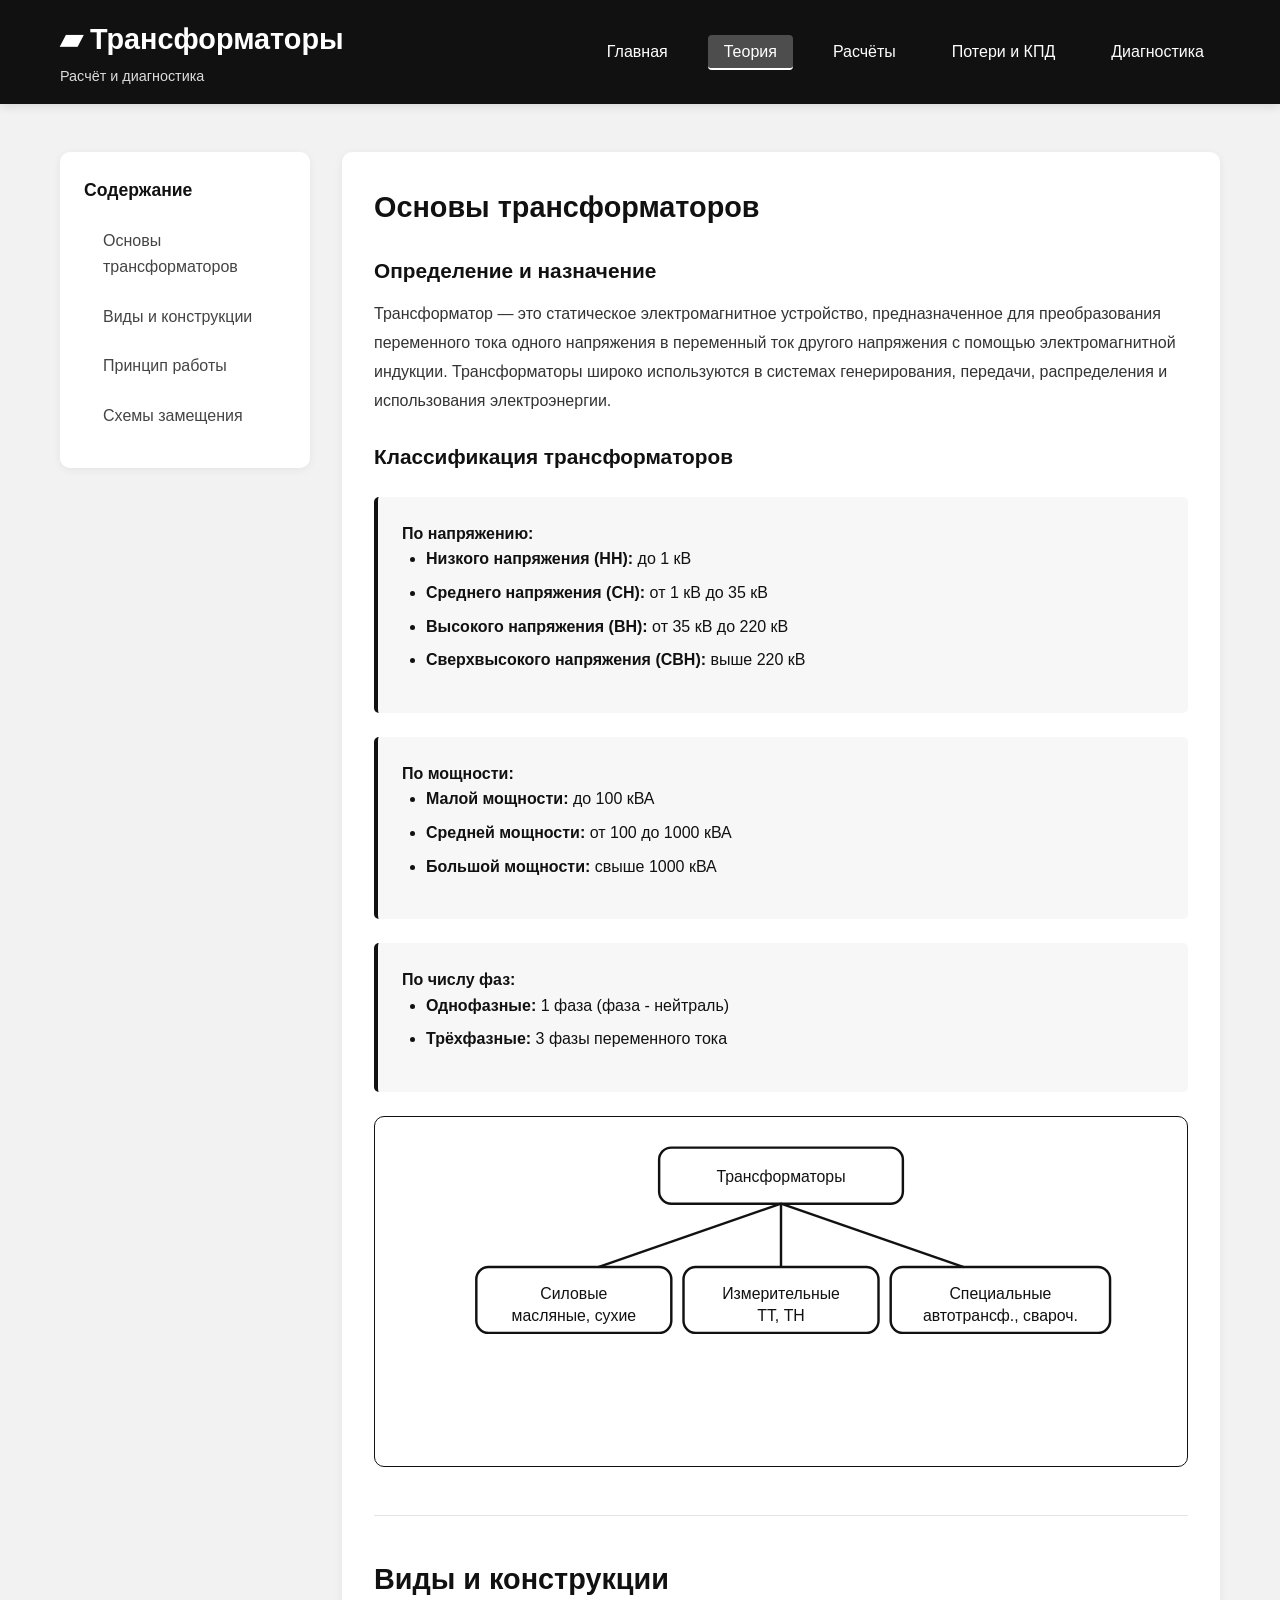
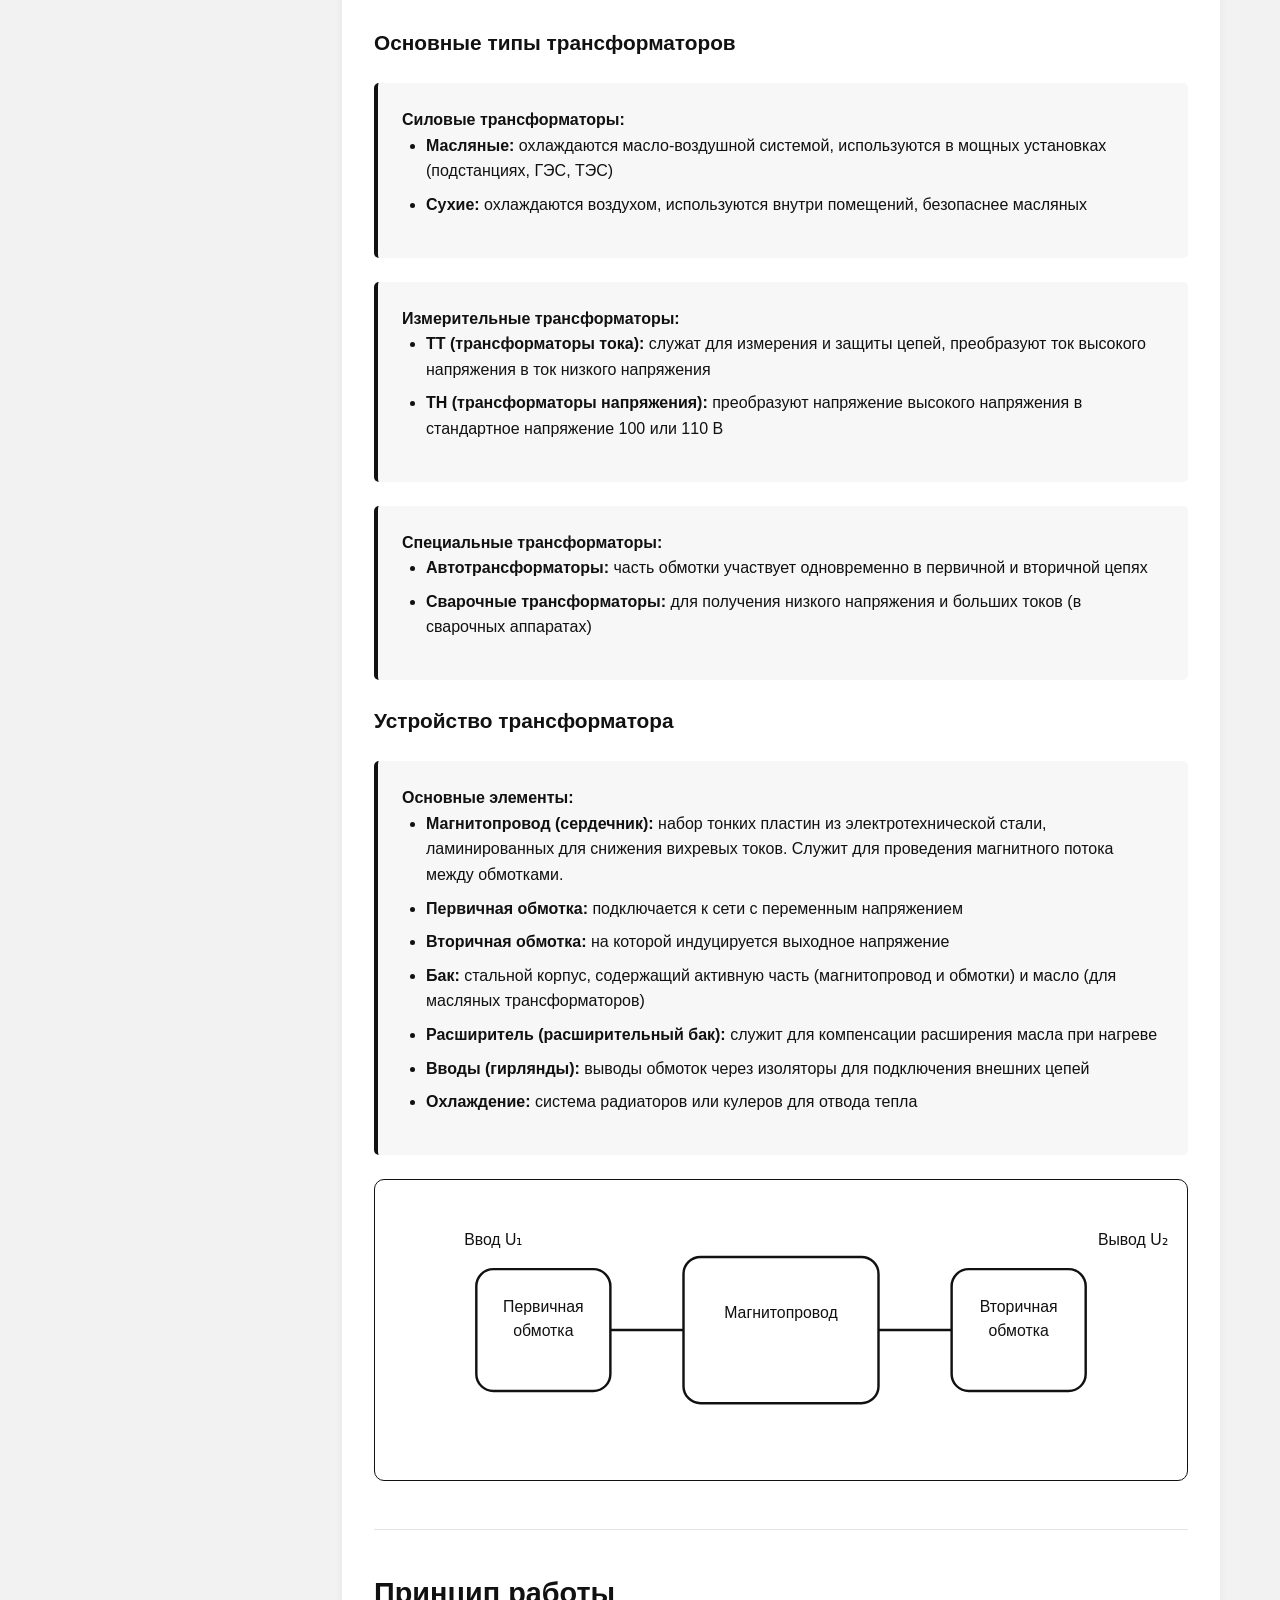
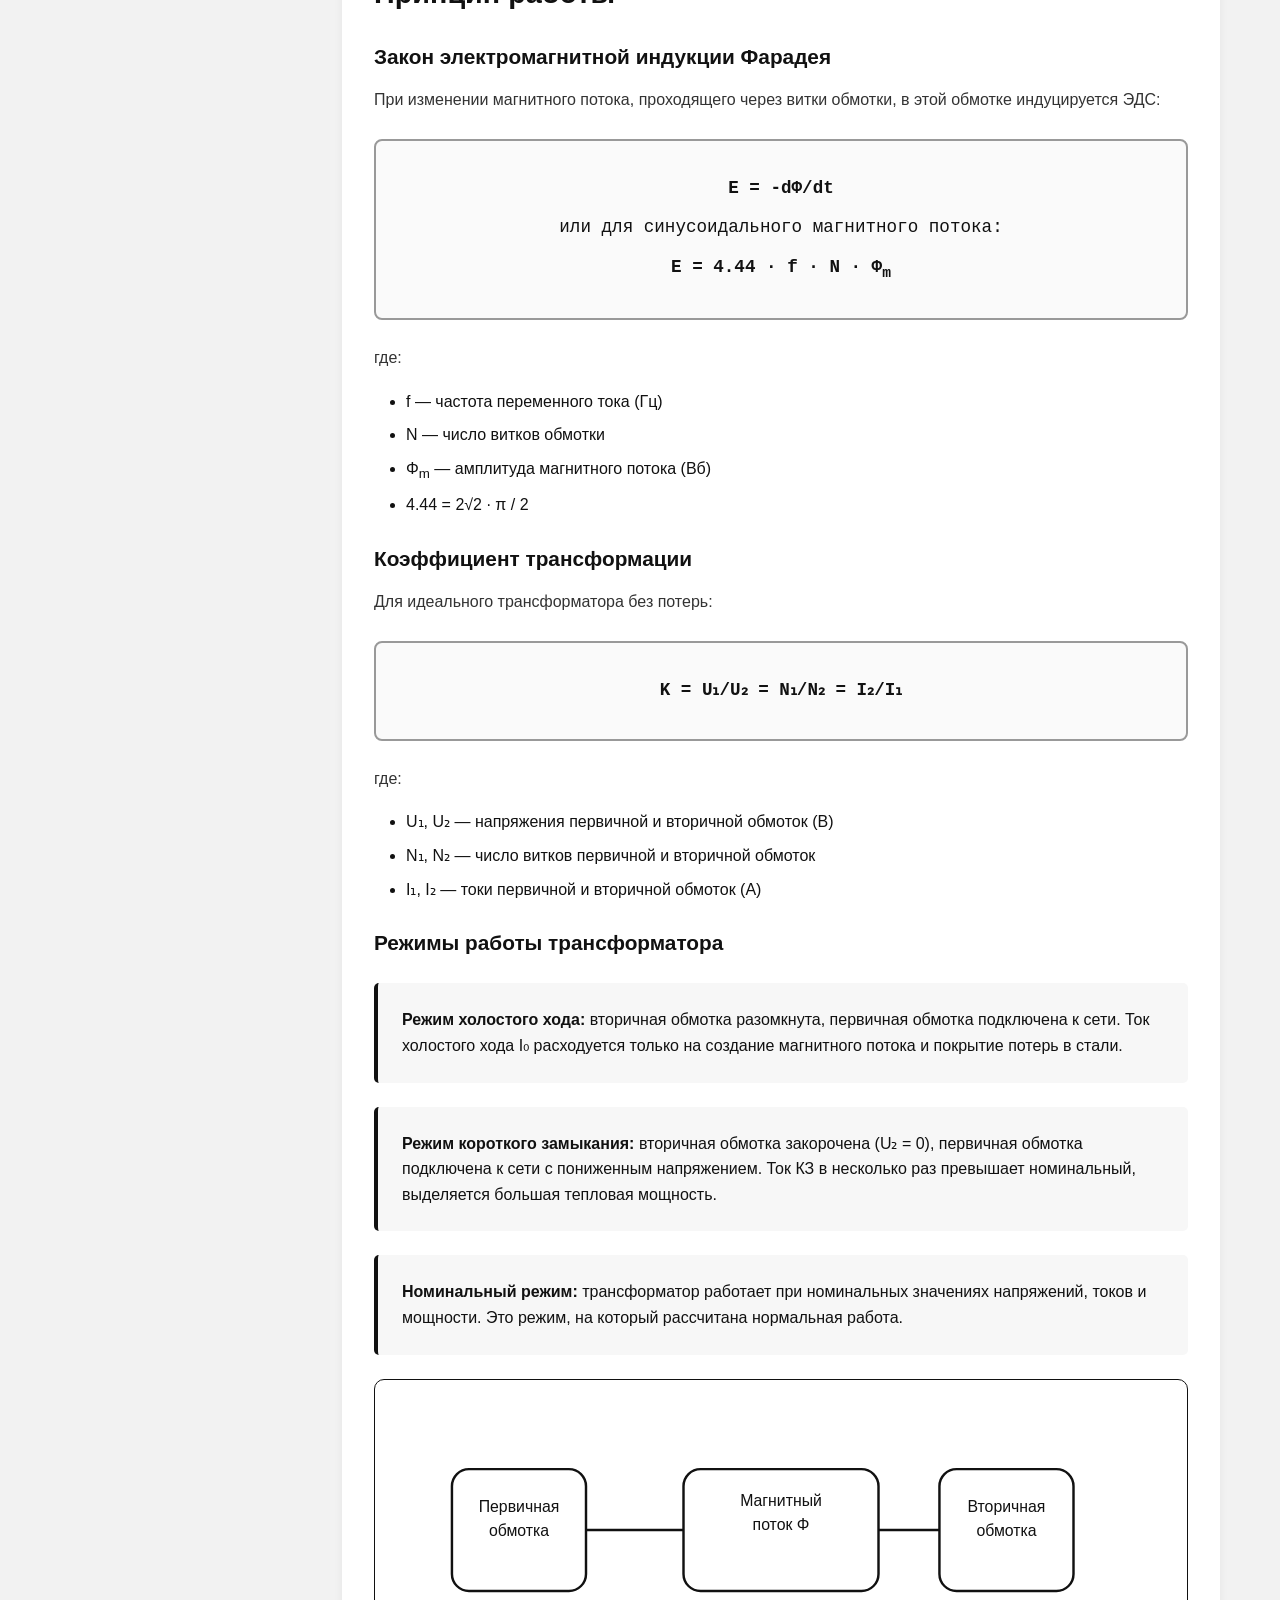
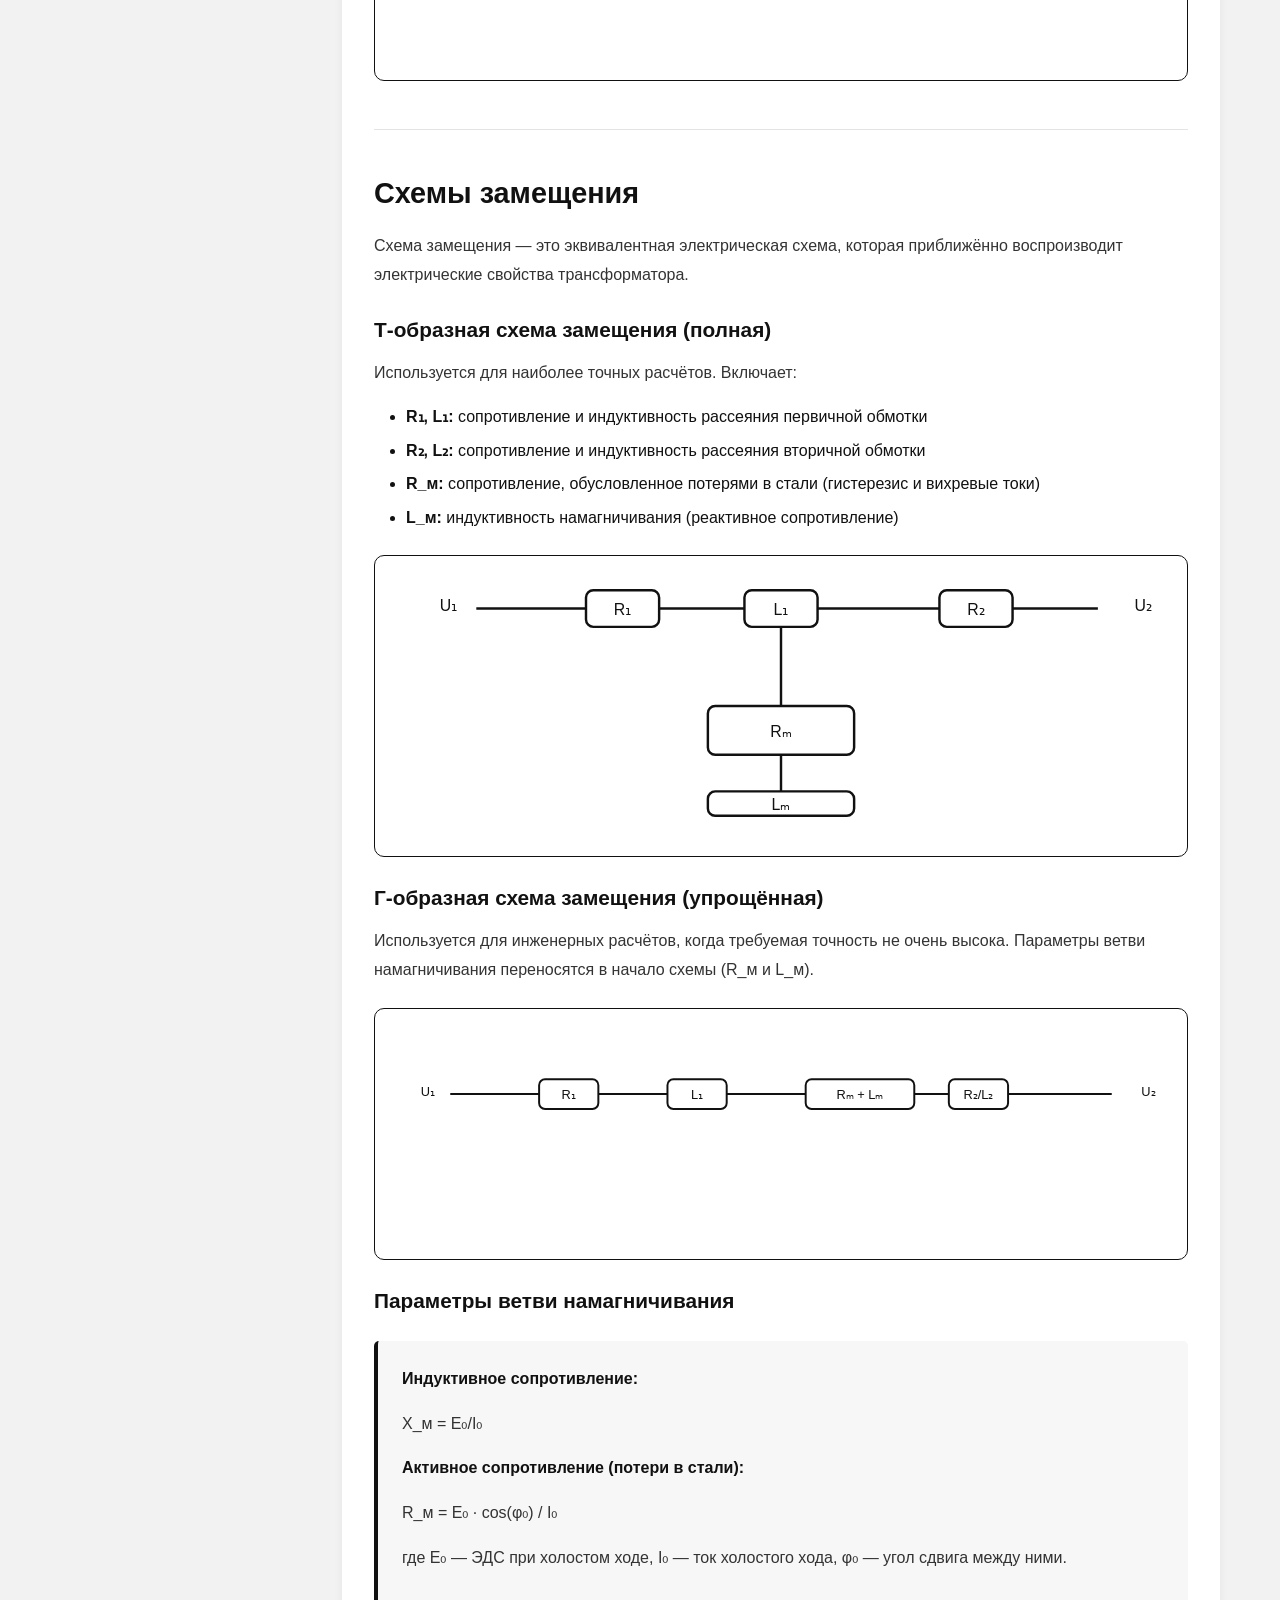
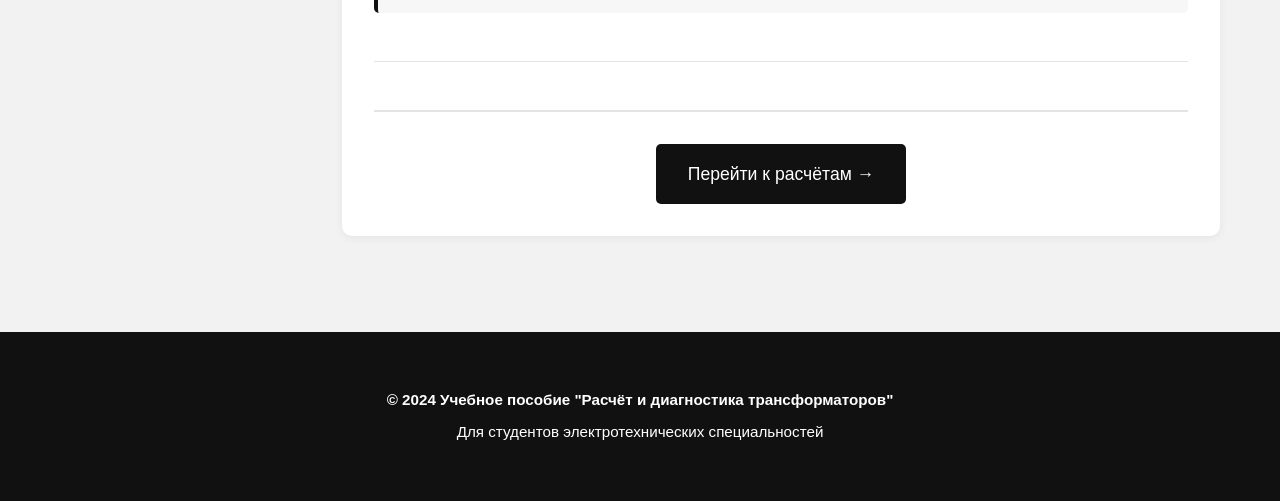
<file: theory.html>
<!DOCTYPE html>
<html lang="ru">
<head>
    <meta charset="UTF-8">
    <meta name="viewport" content="width=device-width, initial-scale=1.0">
    <title>Теория - Расчёт и диагностика трансформаторов</title>
    <link rel="stylesheet" href="styles.css">
</head>
<body>
    <!-- Шапка и навигация -->
    <header>
        <nav class="navbar">
            <div class="container">
                <div class="logo">
                    <h1>▰ Трансформаторы</h1>
                    <p class="subtitle">Расчёт и диагностика</p>
                </div>
                <ul class="nav-menu">
                    <li><a href="index.html">Главная</a></li>
                    <li><a href="theory.html" class="active">Теория</a></li>
                    <li><a href="calculation.html">Расчёты</a></li>
                    <li><a href="losses.html">Потери и КПД</a></li>
                    <li><a href="diagnostics.html">Диагностика</a></li>
                </ul>
            </div>
        </nav>
    </header>

    <main>
        <div class="container">
            <div class="theory-layout">
                <!-- Боковое меню (Sidebar) -->
                <aside class="sidebar">
                    <h3>Содержание</h3>
                    <ul class="sidebar-menu">
                        <li><a href="#basics">Основы трансформаторов</a></li>
                        <li><a href="#types">Виды и конструкции</a></li>
                        <li><a href="#principles">Принцип работы</a></li>
                        <li><a href="#circuits">Схемы замещения</a></li>
                    </ul>
                </aside>

                <!-- Основной контент -->
                <section class="theory-content">
                    <!-- Раздел 1: Основы -->
                    <section id="basics" class="theory-section">
                        <h2>Основы трансформаторов</h2>
                        
                        <h3>Определение и назначение</h3>
                        <p>Трансформатор — это статическое электромагнитное устройство, предназначенное для преобразования переменного тока одного напряжения в переменный ток другого напряжения с помощью электромагнитной индукции. Трансформаторы широко используются в системах генерирования, передачи, распределения и использования электроэнергии.</p>

                        <h3>Классификация трансформаторов</h3>
                        <div class="info-box">
                            <strong>По напряжению:</strong>
                            <ul>
                                <li><strong>Низкого напряжения (НН):</strong> до 1 кВ</li>
                                <li><strong>Среднего напряжения (СН):</strong> от 1 кВ до 35 кВ</li>
                                <li><strong>Высокого напряжения (ВН):</strong> от 35 кВ до 220 кВ</li>
                                <li><strong>Сверхвысокого напряжения (СВН):</strong> выше 220 кВ</li>
                            </ul>
                        </div>

                        <div class="info-box">
                            <strong>По мощности:</strong>
                            <ul>
                                <li><strong>Малой мощности:</strong> до 100 кВА</li>
                                <li><strong>Средней мощности:</strong> от 100 до 1000 кВА</li>
                                <li><strong>Большой мощности:</strong> свыше 1000 кВА</li>
                            </ul>
                        </div>

                        <div class="info-box">
                            <strong>По числу фаз:</strong>
                            <ul>
                                <li><strong>Однофазные:</strong> 1 фаза (фаза - нейтраль)</li>
                                <li><strong>Трёхфазные:</strong> 3 фазы переменного тока</li>
                            </ul>
                        </div>

                        <div class="diagram-box">
                            <svg viewBox="0 0 640 260" class="diagram-svg" aria-label="Схема классификации трансформаторов">
                                <rect x="220" y="12" width="200" height="46" rx="10" ry="10"/>
                                <text x="320" y="40" text-anchor="middle">Трансформаторы</text>
                                <line x1="320" y1="58" x2="170" y2="110"/>
                                <line x1="320" y1="58" x2="320" y2="110"/>
                                <line x1="320" y1="58" x2="470" y2="110"/>
                                <rect x="70" y="110" width="160" height="54" rx="10" ry="10"/>
                                <text x="150" y="136" text-anchor="middle">Силовые</text>
                                <text x="150" y="154" text-anchor="middle">масляные, сухие</text>
                                <rect x="240" y="110" width="160" height="54" rx="10" ry="10"/>
                                <text x="320" y="136" text-anchor="middle">Измерительные</text>
                                <text x="320" y="154" text-anchor="middle">ТТ, ТН</text>
                                <rect x="410" y="110" width="180" height="54" rx="10" ry="10"/>
                                <text x="500" y="136" text-anchor="middle">Специальные</text>
                                <text x="500" y="154" text-anchor="middle">автотрансф., свароч.</text>
                            </svg>
                        </div>
                    </section>

                    <!-- Раздел 2: Виды и конструкции -->
                    <section id="types" class="theory-section">
                        <h2>Виды и конструкции</h2>

                        <h3>Основные типы трансформаторов</h3>

                        <div class="info-box">
                            <strong>Силовые трансформаторы:</strong>
                            <ul>
                                <li><strong>Масляные:</strong> охлаждаются масло-воздушной системой, используются в мощных установках (подстанциях, ГЭС, ТЭС)</li>
                                <li><strong>Сухие:</strong> охлаждаются воздухом, используются внутри помещений, безопаснее масляных</li>
                            </ul>
                        </div>

                        <div class="info-box">
                            <strong>Измерительные трансформаторы:</strong>
                            <ul>
                                <li><strong>ТТ (трансформаторы тока):</strong> служат для измерения и защиты цепей, преобразуют ток высокого напряжения в ток низкого напряжения</li>
                                <li><strong>ТН (трансформаторы напряжения):</strong> преобразуют напряжение высокого напряжения в стандартное напряжение 100 или 110 В</li>
                            </ul>
                        </div>

                        <div class="info-box">
                            <strong>Специальные трансформаторы:</strong>
                            <ul>
                                <li><strong>Автотрансформаторы:</strong> часть обмотки участвует одновременно в первичной и вторичной цепях</li>
                                <li><strong>Сварочные трансформаторы:</strong> для получения низкого напряжения и больших токов (в сварочных аппаратах)</li>
                            </ul>
                        </div>

                        <h3>Устройство трансформатора</h3>
                        <div class="info-box">
                            <strong>Основные элементы:</strong>
                            <ul>
                                <li><strong>Магнитопровод (сердечник):</strong> набор тонких пластин из электротехнической стали, ламинированных для снижения вихревых токов. Служит для проведения магнитного потока между обмотками.</li>
                                <li><strong>Первичная обмотка:</strong> подключается к сети с переменным напряжением</li>
                                <li><strong>Вторичная обмотка:</strong> на которой индуцируется выходное напряжение</li>
                                <li><strong>Бак:</strong> стальной корпус, содержащий активную часть (магнитопровод и обмотки) и масло (для масляных трансформаторов)</li>
                                <li><strong>Расширитель (расширительный бак):</strong> служит для компенсации расширения масла при нагреве</li>
                                <li><strong>Вводы (гирлянды):</strong> выводы обмоток через изоляторы для подключения внешних цепей</li>
                                <li><strong>Охлаждение:</strong> система радиаторов или кулеров для отвода тепла</li>
                            </ul>
                        </div>

                        <div class="diagram-box">
                            <svg viewBox="0 0 640 220" class="diagram-svg" aria-label="Схема устройства трансформатора">
                                <rect x="70" y="60" width="110" height="100" rx="14" ry="14"/>
                                <text x="125" y="95" text-anchor="middle">Первичная</text>
                                <text x="125" y="115" text-anchor="middle">обмотка</text>
                                <rect x="240" y="50" width="160" height="120" rx="14" ry="14"/>
                                <text x="320" y="100" text-anchor="middle">Магнитопровод</text>
                                <rect x="460" y="60" width="110" height="100" rx="14" ry="14"/>
                                <text x="515" y="95" text-anchor="middle">Вторичная</text>
                                <text x="515" y="115" text-anchor="middle">обмотка</text>
                                <line x1="180" y1="110" x2="240" y2="110"/>
                                <line x1="400" y1="110" x2="460" y2="110"/>
                                <text x="60" y="40">Ввод U₁</text>
                                <text x="580" y="40">Вывод U₂</text>
                            </svg>
                        </div>
                    </section>

                    <!-- Раздел 3: Принцип работы -->
                    <section id="principles" class="theory-section">
                        <h2>Принцип работы</h2>

                        <h3>Закон электромагнитной индукции Фарадея</h3>
                        <p>При изменении магнитного потока, проходящего через витки обмотки, в этой обмотке индуцируется ЭДС:</p>
                        <div class="formula-box">
                            <p><strong>E = -dΦ/dt</strong></p>
                            <p>или для синусоидального магнитного потока:</p>
                            <p><strong>E = 4.44 · f · N · Φ<sub>m</sub></strong></p>
                        </div>
                        <p>где:</p>
                        <ul>
                            <li>f — частота переменного тока (Гц)</li>
                            <li>N — число витков обмотки</li>
                            <li>Φ<sub>m</sub> — амплитуда магнитного потока (Вб)</li>
                            <li>4.44 = 2√2 · π / 2</li>
                        </ul>

                        <h3>Коэффициент трансформации</h3>
                        <p>Для идеального трансформатора без потерь:</p>
                        <div class="formula-box">
                            <p><strong>K = U₁/U₂ = N₁/N₂ = I₂/I₁</strong></p>
                        </div>
                        <p>где:</p>
                        <ul>
                            <li>U₁, U₂ — напряжения первичной и вторичной обмоток (В)</li>
                            <li>N₁, N₂ — число витков первичной и вторичной обмоток</li>
                            <li>I₁, I₂ — токи первичной и вторичной обмоток (А)</li>
                        </ul>

                        <h3>Режимы работы трансформатора</h3>
                        <div class="info-box">
                            <strong>Режим холостого хода:</strong> вторичная обмотка разомкнута, первичная обмотка подключена к сети. Ток холостого хода I₀ расходуется только на создание магнитного потока и покрытие потерь в стали.
                        </div>

                        <div class="info-box">
                            <strong>Режим короткого замыкания:</strong> вторичная обмотка закорочена (U₂ = 0), первичная обмотка подключена к сети с пониженным напряжением. Ток КЗ в несколько раз превышает номинальный, выделяется большая тепловая мощность.
                        </div>

                        <div class="info-box">
                            <strong>Номинальный режим:</strong> трансформатор работает при номинальных значениях напряжений, токов и мощности. Это режим, на который рассчитана нормальная работа.
                        </div>

                        <div class="diagram-box">
                            <svg viewBox="0 0 640 220" class="diagram-svg" aria-label="Схема работы трансформатора">
                                <rect x="50" y="60" width="110" height="100" rx="14" ry="14"/>
                                <text x="105" y="95" text-anchor="middle">Первичная</text>
                                <text x="105" y="115" text-anchor="middle">обмотка</text>
                                <rect x="240" y="60" width="160" height="100" rx="14" ry="14"/>
                                <text x="320" y="90" text-anchor="middle">Магнитный</text>
                                <text x="320" y="110" text-anchor="middle">поток Φ</text>
                                <rect x="450" y="60" width="110" height="100" rx="14" ry="14"/>
                                <text x="505" y="95" text-anchor="middle">Вторичная</text>
                                <text x="505" y="115" text-anchor="middle">обмотка</text>
                                <line x1="160" y1="110" x2="240" y2="110"/>
                                <line x1="400" y1="110" x2="450" y2="110"/>
                            </svg>
                        </div>
                    </section>

                    <!-- Раздел 4: Схемы замещения -->
                    <section id="circuits" class="theory-section">
                        <h2>Схемы замещения</h2>

                        <p>Схема замещения — это эквивалентная электрическая схема, которая приближённо воспроизводит электрические свойства трансформатора.</p>

                        <h3>Т-образная схема замещения (полная)</h3>
                        <p>Используется для наиболее точных расчётов. Включает:</p>
                        <ul>
                            <li><strong>R₁, L₁:</strong> сопротивление и индуктивность рассеяния первичной обмотки</li>
                            <li><strong>R₂, L₂:</strong> сопротивление и индуктивность рассеяния вторичной обмотки</li>
                            <li><strong>R_м:</strong> сопротивление, обусловленное потерями в стали (гистерезис и вихревые токи)</li>
                            <li><strong>L_м:</strong> индуктивность намагничивания (реактивное сопротивление)</li>
                        </ul>

                        <div class="diagram-box">
                            <svg viewBox="0 0 640 220" class="diagram-svg" aria-label="Т-образная схема замещения">
                                <text x="40" y="32">U₁</text>
                                <line x1="70" y1="30" x2="160" y2="30"/>
                                <rect x="160" y="15" width="60" height="30" rx="6" ry="6"/>
                                <text x="190" y="35" text-anchor="middle">R₁</text>
                                <line x1="220" y1="30" x2="290" y2="30"/>
                                <rect x="290" y="15" width="60" height="30" rx="6" ry="6"/>
                                <text x="320" y="35" text-anchor="middle">L₁</text>
                                <line x1="350" y1="30" x2="450" y2="30"/>
                                <rect x="450" y="15" width="60" height="30" rx="6" ry="6"/>
                                <text x="480" y="35" text-anchor="middle">R₂</text>
                                <line x1="510" y1="30" x2="580" y2="30"/>
                                <text x="610" y="32">U₂</text>
                                <line x1="320" y1="45" x2="320" y2="110"/>
                                <rect x="260" y="110" width="120" height="40" rx="6" ry="6"/>
                                <text x="320" y="135" text-anchor="middle">Rₘ</text>
                                <line x1="320" y1="150" x2="320" y2="180"/>
                                <rect x="260" y="180" width="120" height="20" rx="6" ry="6"/>
                                <text x="320" y="195" text-anchor="middle">Lₘ</text>
                            </svg>
                        </div>

                        <h3>Г-образная схема замещения (упрощённая)</h3>
                        <p>Используется для инженерных расчётов, когда требуемая точность не очень высока. Параметры ветви намагничивания переносятся в начало схемы (R_м и L_м).</p>

                        <div class="diagram-box">
                            <svg viewBox="0 0 790 220" class="diagram-svg" aria-label="Г-образная схема замещения">
                                <text x="30" y="72">U₁</text>
                                <line x1="60" y1="70" x2="150" y2="70"/>
                                <rect x="150" y="55" width="60" height="30" rx="6" ry="6"/>
                                <text x="180" y="75" text-anchor="middle">R₁</text>
                                <line x1="210" y1="70" x2="280" y2="70"/>
                                <rect x="280" y="55" width="60" height="30" rx="6" ry="6"/>
                                <text x="310" y="75" text-anchor="middle">L₁</text>
                                <line x1="340" y1="70" x2="420" y2="70"/>
                                <rect x="420" y="55" width="110" height="30" rx="6" ry="6"/>
                                <text x="475" y="75" text-anchor="middle">Rₘ + Lₘ</text>
                                <line x1="530" y1="70" x2="565" y2="70"/>
                                <rect x="565" y="55" width="60" height="30" rx="6" ry="6"/>
                                <text x="595" y="75" text-anchor="middle">R₂/L₂</text>
                                <line x1="625" y1="70" x2="730" y2="70"/>
                                <text x="760" y="72">U₂</text>
                            </svg>
                        </div>

                        <h3>Параметры ветви намагничивания</h3>
                        <div class="info-box">
                            <p><strong>Индуктивное сопротивление:</strong></p>
                            <p>X_м = E₀/I₀</p>
                            <p><strong>Активное сопротивление (потери в стали):</strong></p>
                            <p>R_м = E₀ · cos(φ₀) / I₀</p>
                            <p>где E₀ — ЭДС при холостом ходе, I₀ — ток холостого хода, φ₀ — угол сдвига между ними.</p>
                        </div>
                    </section>

                    <!-- Кнопка переходу -->
                    <div class="section-nav">
                        <a href="calculation.html" class="btn btn-primary">Перейти к расчётам →</a>
                    </div>
                </section>
            </div>
        </div>
    </main>

    <!-- Футер -->
    <footer>
        <div class="container">
            <p>&copy; 2024 Учебное пособие "Расчёт и диагностика трансформаторов"</p>
            <p>Для студентов электротехнических специальностей</p>
        </div>
    </footer>

    <script src="script.js"></script>
</body>
</html>
</file>
<file: styles.css>
/* ===== ОБЩИЕ СТИЛИ ===== */
* {
    margin: 0;
    padding: 0;
    box-sizing: border-box;
}

body {
    font-family: 'Segoe UI', Tahoma, Geneva, Verdana, sans-serif;
    line-height: 1.6;
    color: #111;
    background-color: #f2f2f2;
}

.container {
    max-width: 1200px;
    margin: 0 auto;
    padding: 0 20px;
}

/* ===== НАВИГАЦИЯ (HEADER) ===== */
header {
    background: #111;
    color: white;
    padding: 0;
    box-shadow: 0 2px 10px rgba(0, 0, 0, 0.12);
}

.navbar {
    padding: 1rem 0;
}

.navbar .container {
    display: flex;
    justify-content: space-between;
    align-items: center;
}

.logo {
    flex: 1;
}

.logo h1 {
    font-size: 1.8rem;
    margin-bottom: 0.2rem;
    font-weight: 700;
}

.logo .subtitle {
    font-size: 0.9rem;
    opacity: 0.85;
    font-weight: 300;
}

.nav-menu {
    display: flex;
    list-style: none;
    gap: 1.5rem;
    flex: 2;
    justify-content: flex-end;
}

.nav-menu a {
    color: white;
    text-decoration: none;
    font-weight: 500;
    padding: 0.5rem 1rem;
    border-radius: 4px;
    transition: all 0.3s ease;
}

.nav-menu a:hover {
    background-color: rgba(255, 255, 255, 0.15);
}

.nav-menu a.active {
    background-color: rgba(255, 255, 255, 0.25);
    border-bottom: 2px solid white;
}

/* ===== ОСНОВНОЙ КОНТЕНТ ===== */
main {
    min-height: calc(100vh - 250px);
    padding: 3rem 0;
}

/* ===== ГЛАВНАЯ СТРАНИЦА (INDEX) ===== */
.hero {
    background: #111;
    color: white;
    padding: 4rem 0;
    margin-bottom: 3rem;
    border-radius: 10px;
    text-align: center;
}

.hero h2 {
    font-size: 2.5rem;
    margin-bottom: 1rem;
}

.hero p {
    font-size: 1.1rem;
    max-width: 800px;
    margin: 0 auto;
    line-height: 1.8;
}

/* ===== КАРТОЧКИ ===== */
.sections {
    margin: 3rem 0;
}

.sections h2 {
    text-align: center;
    font-size: 2rem;
    margin-bottom: 2rem;
    color: #111;
}

.cards-grid {
    display: grid;
    grid-template-columns: repeat(auto-fit, minmax(280px, 1fr));
    gap: 2rem;
    margin-bottom: 3rem;
}

.card {
    background: #fff;
    border-radius: 10px;
    padding: 2rem;
    text-align: center;
    box-shadow: 0 4px 15px rgba(0, 0, 0, 0.08);
    transition: all 0.3s ease;
    border-top: 4px solid #111;
}

.card:hover {
    transform: translateY(-5px);
    box-shadow: 0 8px 25px rgba(0, 0, 0, 0.12);
}

.card-icon {
    font-size: 3rem;
    margin-bottom: 1rem;
}

.card h3 {
    font-size: 1.5rem;
    margin-bottom: 1rem;
    color: #111;
}

.card p {
    color: #555;
    margin-bottom: 1.5rem;
    font-size: 0.95rem;
}

/* ===== КНОПКИ ===== */
.btn {
    display: inline-block;
    padding: 0.75rem 1.5rem;
    border: none;
    border-radius: 5px;
    cursor: pointer;
    font-size: 1rem;
    font-weight: 500;
    transition: all 0.3s ease;
    text-decoration: none;
}

.btn-primary {
    background-color: #111;
    color: white;
}

.btn-primary:hover {
    background-color: #333;
    transform: scale(1.03);
}

.btn-primary:active {
    transform: scale(0.98);
}

/* ===== ТЕОРИЯ (БОКОВОЕ МЕНЮ) ===== */
.theory-layout {
    display: grid;
    grid-template-columns: 250px 1fr;
    gap: 2rem;
}

.sidebar {
    background: #fff;
    padding: 1.5rem;
    border-radius: 10px;
    box-shadow: 0 2px 10px rgba(0, 0, 0, 0.06);
    height: fit-content;
    position: sticky;
    top: 20px;
}

.sidebar h3 {
    margin-bottom: 1rem;
    color: #111;
    font-size: 1.1rem;
}

.sidebar-menu {
    list-style: none;
}

.sidebar-menu li {
    margin-bottom: 0.5rem;
}

.sidebar-menu a {
    display: block;
    padding: 0.5rem 1rem;
    color: #444;
    text-decoration: none;
    border-radius: 4px;
    transition: all 0.3s ease;
    border-left: 3px solid transparent;
}

.sidebar-menu a:hover {
    background-color: #f2f2f2;
    color: #111;
    border-left-color: #111;
    padding-left: 1.2rem;
}

/* ===== КОНТЕНТ ТЕОРИИ ===== */
.theory-content {
    background: #fff;
    padding: 2rem;
    border-radius: 10px;
    box-shadow: 0 2px 10px rgba(0, 0, 0, 0.06);
}

.theory-section {
    margin-bottom: 2.5rem;
    padding-bottom: 1.5rem;
    border-bottom: 1px solid #e4e4e4;
}

.theory-section:last-child {
    border-bottom: none;
}

.theory-section h2 {
    font-size: 1.8rem;
    color: #111;
    margin-bottom: 1rem;
}

.theory-section h3 {
    font-size: 1.3rem;
    color: #111;
    margin-top: 1.5rem;
    margin-bottom: 0.8rem;
}

.theory-section h4 {
    font-size: 1.1rem;
    color: #333;
    margin-top: 1rem;
    margin-bottom: 0.5rem;
}

.theory-section p {
    margin-bottom: 1rem;
    line-height: 1.8;
    color: #333;
}

.theory-section ul, .theory-section ol {
    margin-left: 2rem;
    margin-bottom: 1rem;
}

.theory-section li {
    margin-bottom: 0.5rem;
    line-height: 1.6;
}

/* ===== ИНФОРМАЦИОННЫЕ БЛОКИ ===== */
.info-box {
    background: #f7f7f7;
    border-left: 4px solid #111;
    padding: 1.5rem;
    margin: 1.5rem 0;
    border-radius: 5px;
}

.info-box strong {
    color: #111;
}

.info-box ul {
    margin-left: 1.5rem;
}

/* ===== ФОРМУЛЫ ===== */
.formula-box {
    background: #fafafa;
    border: 2px solid #999;
    border-radius: 8px;
    padding: 1.5rem;
    margin: 1.5rem 0;
    text-align: center;
}

.formula-box p {
    margin: 0.5rem 0;
    font-size: 1.1rem;
    font-family: 'Courier New', monospace;
    font-weight: 500;
    color: #111;
}

.formula-box ul {
    text-align: left;
    margin: 1rem 2rem 0;
}

/* ===== ИЛЛЮСТРАЦИИ-ЗАГЛУШКИ ===== */
.illustration {
    background: #f4f4f4;
    border: 2px dashed #bbb;
    border-radius: 8px;
    padding: 3rem 1rem;
    text-align: center;
    color: #777;
    margin: 2rem 0;
    min-height: 200px;
    display: flex;
    align-items: center;
    justify-content: center;
    font-size: 1rem;
    font-weight: 500;
}

.diagram-box {
    background: #fff;
    border: 1px solid #111;
    border-radius: 10px;
    padding: 1rem;
    margin: 1.5rem 0;
}

.diagram-svg {
    width: 100%;
    height: auto;
    display: block;
}

.diagram-svg rect,
.diagram-svg line,
.diagram-svg polyline,
.diagram-svg path {
    stroke: #111;
    fill: none;
    stroke-width: 2;
}

.diagram-svg text {
    fill: #111;
    font-family: 'Segoe UI', Tahoma, Geneva, Verdana, sans-serif;
    font-size: 13px;
}

.diagram-graph {
    background: #fff;
    border: 1px solid #111;
    border-radius: 10px;
    padding: 1rem;
    margin: 1.5rem 0;
}

.diagram-graph svg {
    width: 100%;
    height: auto;
}

/* ===== КАЛЬКУЛЯТОРЫ ===== */
.page-title {
    text-align: center;
    font-size: 2rem;
    color: #111;
    margin-bottom: 0.5rem;
}

.page-description {
    text-align: center;
    color: #444;
    margin-bottom: 2rem;
}

.calculators-grid {
    display: grid;
    grid-template-columns: repeat(auto-fit, minmax(380px, 1fr));
    gap: 2rem;
    margin-bottom: 2rem;
}

.calculator-card {
    background: #fff;
    border-radius: 10px;
    padding: 2rem;
    box-shadow: 0 4px 15px rgba(0, 0, 0, 0.08);
    border-top: 4px solid #111;
}

.calculator-card h3 {
    font-size: 1.3rem;
    color: #111;
    margin-bottom: 1.5rem;
    text-align: center;
}

.calculator-body {
    padding: 1rem 0;
}

.input-group {
    margin-bottom: 1.5rem;
}

.input-group label {
    display: block;
    margin-bottom: 0.5rem;
    font-weight: 500;
    color: #111;
}

.input-group input {
    width: 100%;
    padding: 0.8rem;
    border: 1px solid #ccc;
    border-radius: 5px;
    font-size: 1rem;
    transition: border-color 0.3s ease, box-shadow 0.3s ease;
}

.input-group input:focus {
    outline: none;
    border-color: #111;
    box-shadow: 0 0 5px rgba(0, 0, 0, 0.12);
}

/* ===== РЕЗУЛЬТАТЫ ===== */
.result-box {
    background: #f7f7f7;
    border: 2px solid #333;
    border-radius: 8px;
    padding: 1.5rem;
    margin: 1.5rem 0;
}

.result-box h4 {
    color: #111;
    margin-bottom: 1rem;
}

.result-box p {
    margin: 0.5rem 0;
    font-size: 1rem;
    color: #111;
}

.result-box strong {
    color: #111;
}

/* ===== ИНДИКАТОР КПД ===== */
.efficiency-indicator {
    width: 100%;
    height: 30px;
    background: #ddd;
    border-radius: 15px;
    margin: 1rem 0;
    overflow: hidden;
    box-shadow: inset 0 1px 3px rgba(0, 0, 0, 0.12);
}

.efficiency-indicator.excellent {
    background: #111;
}

.efficiency-indicator.good {
    background: #555;
}

.efficiency-indicator.poor {
    background: #999;
}

/* ===== СТАТУС БОК ===== */
.status-box {
    padding: 1rem;
    border-radius: 5px;
    margin: 1rem 0;
    text-align: center;
    font-weight: 500;
}

.status-excellent {
    background: #e6e6e6;
    color: #111;
    border: 1px solid #111;
}

.status-good {
    background: #fafafa;
    color: #444;
    border: 1px solid #444;
}

.status-warning {
    background: #f2f2f2;
    color: #666;
    border: 1px solid #666;
}

/* ===== ТАБЛИЦЫ ===== */
.table-wrapper {
    overflow-x: auto;
    margin: 2rem 0;
}

table {
    width: 100%;
    border-collapse: collapse;
    background: #fff;
}

table thead {
    background: #111;
    color: white;
}

table th {
    padding: 1rem;
    text-align: left;
    font-weight: 600;
}

table td {
    padding: 1rem;
    border-bottom: 1px solid #e4e4e4;
    color: #333;
}

table tr:hover {
    background: #f2f2f2;
}

table tr:nth-child(even) {
    background: #fafafa;
}

.losses-table, .diagnostic-table {
    width: 100%;
}

/* ===== РАЗДЕЛЫ НАВИГАЦИИ ===== */
.section-nav {
    text-align: center;
    margin-top: 3rem;
    padding-top: 2rem;
    border-top: 2px solid #e4e4e4;
}

.section-nav .btn {
    font-size: 1.1rem;
    padding: 1rem 2rem;
}

/* ===== МЕТОДЫ ДИАГНОСТИКИ ===== */
.diagnostic-method {
    background: #fff;
    border-radius: 8px;
    padding: 1.5rem;
    margin: 1.5rem 0;
    border-left: 4px solid #111;
}

.diagnostic-method h4 {
    color: #111;
    margin-bottom: 1rem;
}

/* ===== ФУТЕР ===== */
footer {
    background: #111;
    color: white;
    text-align: center;
    padding: 2rem 0;
    margin-top: 3rem;
}

footer .container {
    padding: 1rem 0;
}

footer p {
    margin: 0.5rem 0;
    font-size: 0.95rem;
}

footer p:first-child {
    font-weight: 600;
}

/* ===== АДАПТИВНЫЙ ДИЗАЙН ===== */
@media (max-width: 768px) {
    .navbar .container {
        flex-direction: column;
        gap: 1rem;
    }

    .nav-menu {
        flex-direction: column;
        gap: 0.5rem;
        justify-content: flex-start;
        width: 100%;
    }

    .nav-menu a {
        padding: 0.5rem 0;
    }

    .theory-layout {
        grid-template-columns: 1fr;
    }

    .sidebar {
        position: relative;
        top: auto;
    }

    .cards-grid, .calculators-grid {
        grid-template-columns: 1fr;
    }

    .hero h2 {
        font-size: 1.8rem;
    }

    .page-title {
        font-size: 1.5rem;
    }

    .theory-section h2 {
        font-size: 1.5rem;
    }

    .calculator-card {
        padding: 1.5rem;
    }

    table {
        font-size: 0.85rem;
    }

    table th, table td {
        padding: 0.75rem 0.5rem;
    }
}

@media (max-width: 480px) {
    .logo h1 {
        font-size: 1.3rem;
    }

    .hero p {
        font-size: 0.95rem;
    }

    .card h3, .calculator-card h3 {
        font-size: 1.2rem;
    }

    .formula-box p {
        font-size: 0.95rem;
    }
}

/* ===== АНИМАЦИИ ===== */
@keyframes slideIn {
    from {
        opacity: 0;
        transform: translateY(20px);
    }
    to {
        opacity: 1;
        transform: translateY(0);
    }
}

.card, .calculator-card, .theory-section {
    animation: slideIn 0.5s ease-out;
}
</file>
